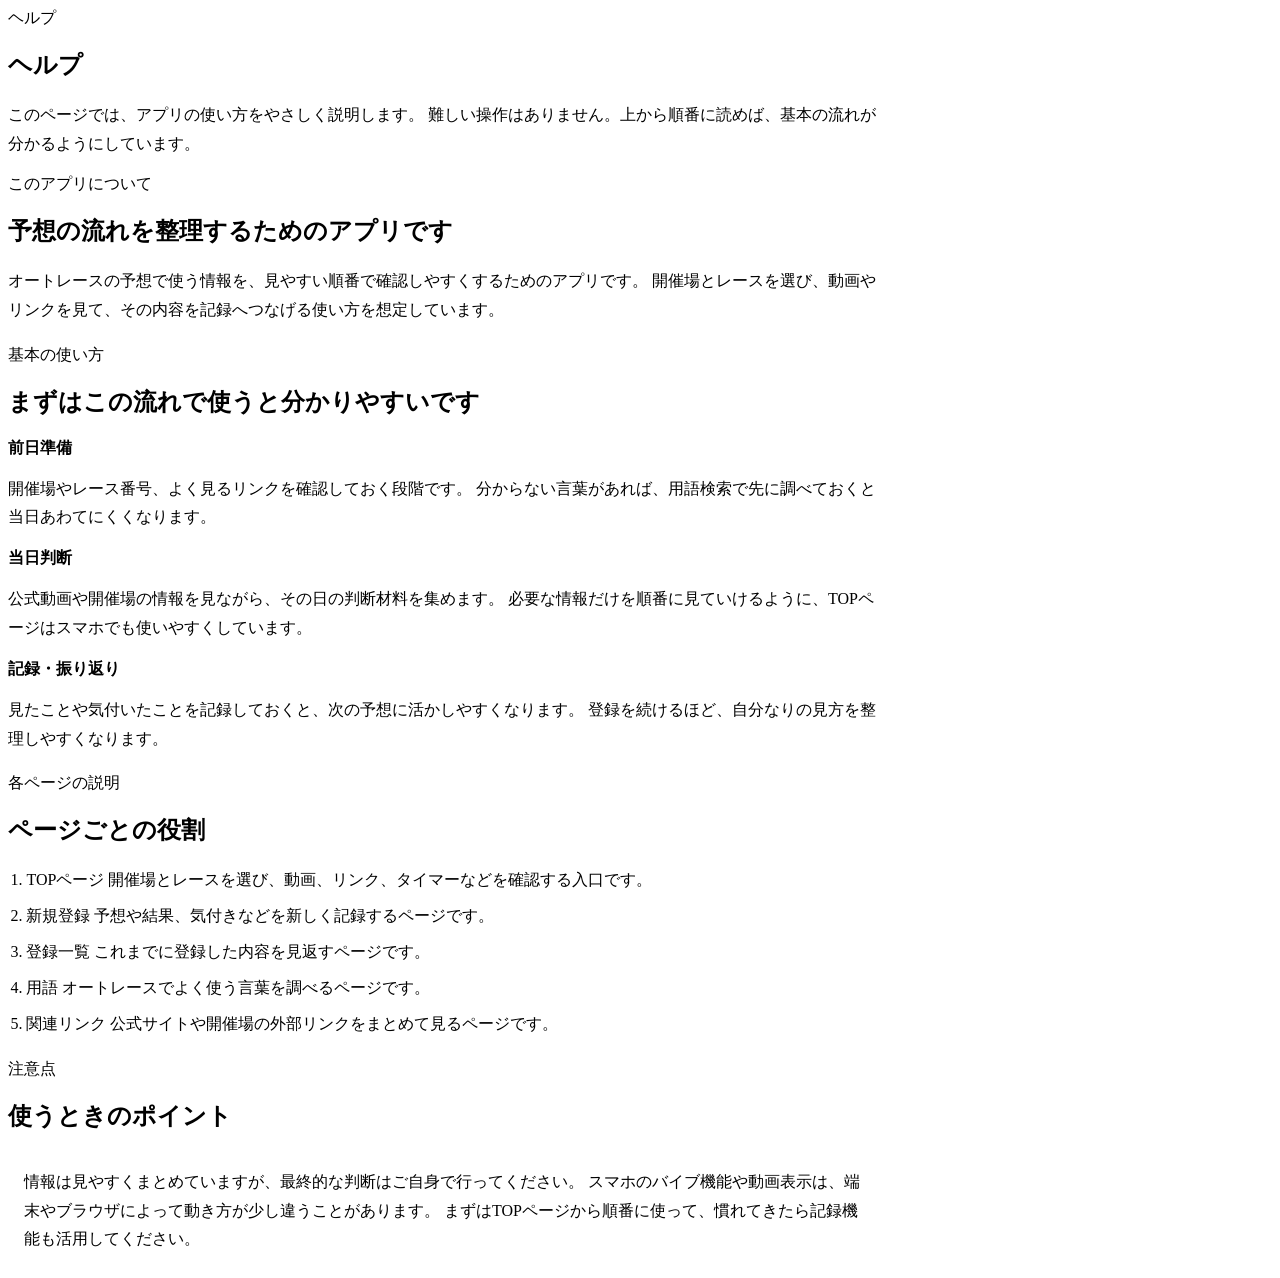
<file: src/main/resources/templates/help/index.html>
<!DOCTYPE html>
<html lang="ja" xmlns:th="http://www.thymeleaf.org">
<head>
    <th:block th:replace="~{layout/base :: commonHead('ヘルプ | オートレース予想補助アプリ')}"></th:block>
    <style>
        .help-page {
            max-width: 880px;
        }

        .help-lead {
            color: var(--sub);
            line-height: 1.8;
            font-size: 1rem;
        }

        .help-section + .help-section {
            margin-top: 1.25rem;
        }

        .help-list {
            margin: 0;
            padding-left: 1.15rem;
            color: var(--main);
            line-height: 1.8;
        }

        .help-list li + li {
            margin-top: 0.45rem;
        }

        .help-mini-title {
            font-size: 1rem;
            font-weight: 700;
            color: var(--deep);
            margin-bottom: 0.45rem;
        }

        .help-note {
            border-radius: 1rem;
            border: 1px solid var(--card);
            background: var(--soft-surface);
            padding: 1rem;
            color: var(--sub);
            line-height: 1.8;
        }

        @media (max-width: 575.98px) {
            .help-page {
                padding-inline: 0;
            }
        }
    </style>
</head>
<body>
    <div class="app-shell d-flex flex-column">
        <div th:replace="~{layout/header :: siteHeader}"></div>

        <main class="container py-4 py-md-5 flex-grow-1">
            <div class="help-page mx-auto">
                <section class="page-card p-4 p-md-5 mb-4">
                    <span class="section-badge mb-2">ヘルプ</span>
                    <h1 class="section-title mb-3">ヘルプ</h1>
                    <p class="help-lead mb-0">
                        このページでは、アプリの使い方をやさしく説明します。
                        難しい操作はありません。上から順番に読めば、基本の流れが分かるようにしています。
                    </p>
                </section>

                <section class="page-card p-4 p-md-5 mb-4 help-section">
                    <span class="section-badge mb-2">このアプリについて</span>
                    <h2 class="section-title mb-3">予想の流れを整理するためのアプリです</h2>
                    <p class="help-lead mb-0">
                        オートレースの予想で使う情報を、見やすい順番で確認しやすくするためのアプリです。
                        開催場とレースを選び、動画やリンクを見て、その内容を記録へつなげる使い方を想定しています。
                    </p>
                </section>

                <section class="page-card p-4 p-md-5 mb-4 help-section">
                    <span class="section-badge mb-2">基本の使い方</span>
                    <h2 class="section-title mb-4">まずはこの流れで使うと分かりやすいです</h2>

                    <div class="mb-4">
                        <div class="help-mini-title">前日準備</div>
                        <p class="help-lead mb-0">
                            開催場やレース番号、よく見るリンクを確認しておく段階です。
                            分からない言葉があれば、用語検索で先に調べておくと当日あわてにくくなります。
                        </p>
                    </div>

                    <div class="mb-4">
                        <div class="help-mini-title">当日判断</div>
                        <p class="help-lead mb-0">
                            公式動画や開催場の情報を見ながら、その日の判断材料を集めます。
                            必要な情報だけを順番に見ていけるように、TOPページはスマホでも使いやすくしています。
                        </p>
                    </div>

                    <div>
                        <div class="help-mini-title">記録・振り返り</div>
                        <p class="help-lead mb-0">
                            見たことや気付いたことを記録しておくと、次の予想に活かしやすくなります。
                            登録を続けるほど、自分なりの見方を整理しやすくなります。
                        </p>
                    </div>
                </section>

                <section class="page-card p-4 p-md-5 mb-4 help-section">
                    <span class="section-badge mb-2">各ページの説明</span>
                    <h2 class="section-title mb-3">ページごとの役割</h2>
                    <ol class="help-list">
                        <li>TOPページ
                            開催場とレースを選び、動画、リンク、タイマーなどを確認する入口です。</li>
                        <li>新規登録
                            予想や結果、気付きなどを新しく記録するページです。</li>
                        <li>登録一覧
                            これまでに登録した内容を見返すページです。</li>
                        <li>用語
                            オートレースでよく使う言葉を調べるページです。</li>
                        <li>関連リンク
                            公式サイトや開催場の外部リンクをまとめて見るページです。</li>
                    </ol>
                </section>

                <section class="page-card p-4 p-md-5 help-section">
                    <span class="section-badge mb-2">注意点</span>
                    <h2 class="section-title mb-3">使うときのポイント</h2>
                    <div class="help-note">
                        情報は見やすくまとめていますが、最終的な判断はご自身で行ってください。
                        スマホのバイブ機能や動画表示は、端末やブラウザによって動き方が少し違うことがあります。
                        まずはTOPページから順番に使って、慣れてきたら記録機能も活用してください。
                    </div>
                </section>
            </div>
        </main>

        <div th:replace="~{layout/floating-timer :: floatingTimer}"></div>
        <div th:replace="~{layout/floating-memo :: floatingMemo}"></div>
    </div>

    <th:block th:replace="~{layout/base :: commonScripts}"></th:block>
</body>
</html>
</file>
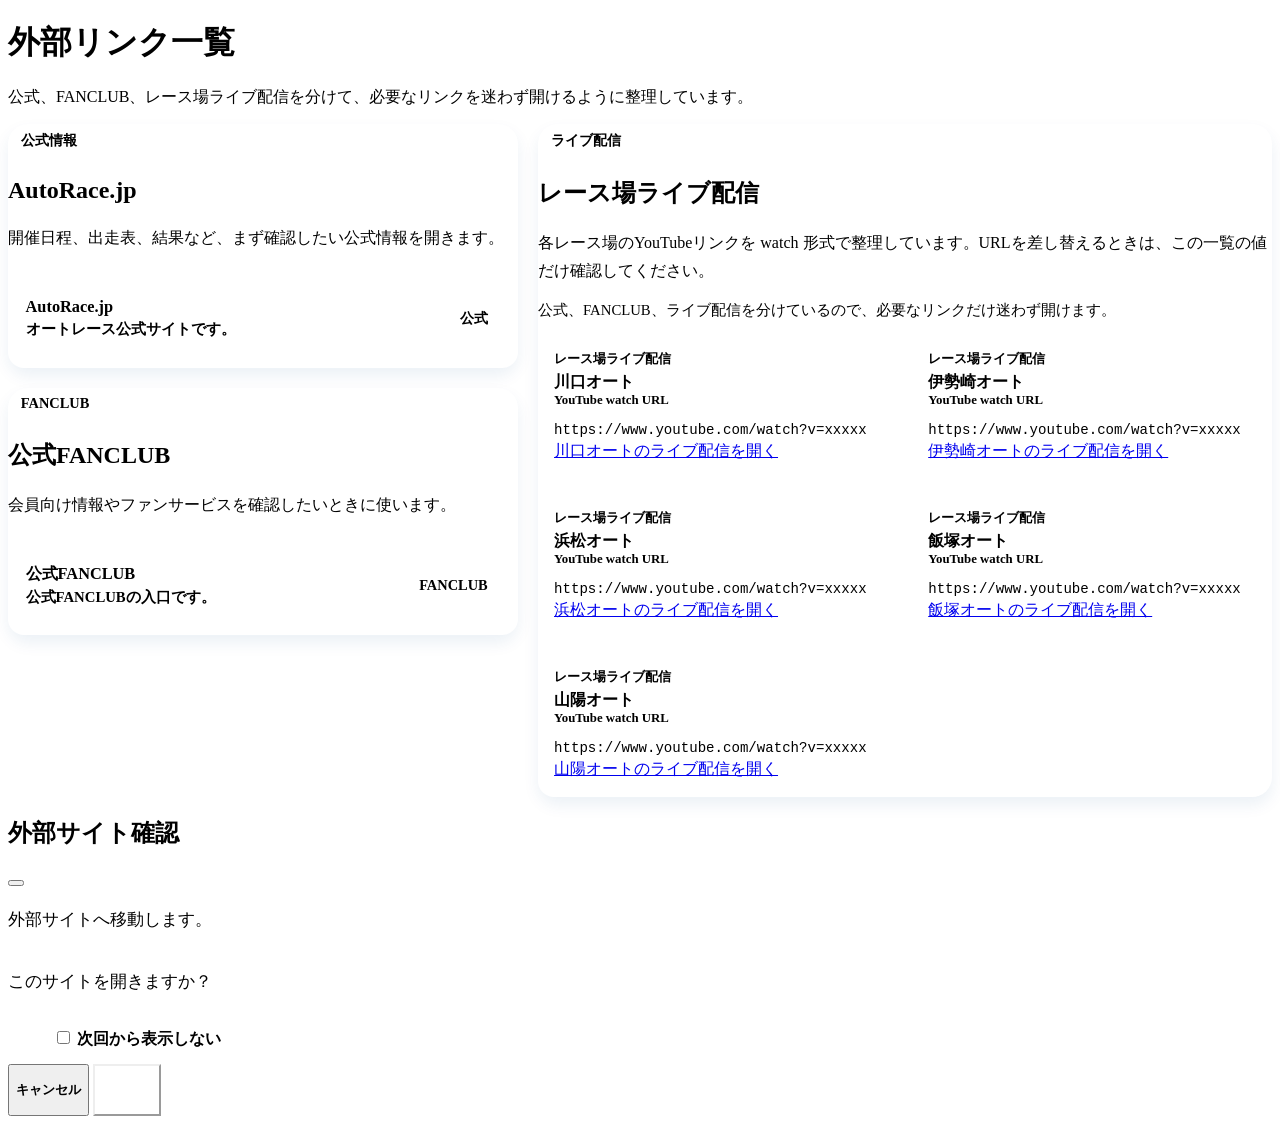
<file: src/main/resources/templates/links/index.html>
﻿<!DOCTYPE html>
<html lang="ja" xmlns:th="http://www.thymeleaf.org">
<head>
    <th:block th:replace="~{layout/base :: commonHead('外部リンク一覧 | オートレース予想補助アプリ')}"></th:block>
    <style>
        body {
            --main-color: var(--brand-strong);
            --accent-color: var(--deep);
            --border-color: color-mix(in srgb, var(--main-color) 30%, white);
            --surface-tint: color-mix(in srgb, var(--main-color) 12%, white);
            --main-color-text: #ffffff;
        }

        .page-card {
            border: 1px solid var(--card);
            border-radius: 1.25rem;
            box-shadow: 0 0.5rem 1rem rgba(13, 79, 139, 0.08);
            background: #ffffff;
        }

        .section-note {
            color: var(--sub);
            line-height: 1.75;
        }

        .official-link-card,
        .venue-select-btn,
        .social-link-btn,
        .top-link-btn {
            border-radius: 1rem;
            font-weight: 700;
        }

        .page-card,
        .official-link-card,
        .venue-summary-card,
        .detail-tile,
        .venue-link-section,
        .live-link-item {
            border-color: var(--border-color);
        }

        .official-link-card {
            display: flex;
            align-items: center;
            justify-content: space-between;
            gap: 0.75rem;
            padding: 1rem 1.1rem;
            border: 1px solid var(--card);
            background: #ffffff;
            color: var(--deep);
            text-decoration: none;
            min-height: 4.25rem;
        }

        .official-link-card:hover {
            border-color: color-mix(in srgb, var(--main-color) 70%, white);
            background: var(--surface-tint);
            color: var(--deep);
        }

        .external-confirm-message {
            color: var(--deep);
            font-size: 1.08rem;
            line-height: 1.8;
        }

        .external-confirm-check {
            border: 1px solid var(--border-color);
            border-radius: 0.9rem;
            background: var(--surface-tint);
            padding: 0.85rem 1rem 0.85rem 2.8rem;
            font-size: 1rem;
            font-weight: 700;
        }

        .external-confirm-modal .modal-footer {
            gap: 0.75rem;
        }

        .external-confirm-modal .modal-footer .btn {
            min-height: 3.25rem;
            font-weight: 700;
        }

        .official-link-text {
            display: grid;
            gap: 0.2rem;
        }

        .official-link-title {
            font-size: 1.02rem;
            font-weight: 700;
        }

        .official-link-note {
            font-size: 0.92rem;
            color: var(--sub);
        }

        .venue-select-grid {
            display: grid;
            gap: 0.75rem;
        }

        .venue-select-btn {
            padding: 1rem 1rem;
            font-size: 1.02rem;
            text-align: left;
            min-height: 3.6rem;
        }

        .venue-summary-card {
            border-radius: 1.1rem;
            background: color-mix(in srgb, var(--surface-tint) 70%, white);
        }

        .top-link-btn {
            display: inline-flex;
            align-items: center;
            justify-content: center;
            gap: 0.6rem;
            width: 100%;
            min-height: 3.6rem;
            padding: 1rem 1.1rem;
            text-decoration: none;
        }

        .social-link-btn {
            display: flex;
            align-items: center;
            justify-content: center;
            padding: 1rem 1.1rem;
            font-size: 1rem;
            min-height: 4rem;
        }

        .youtube-btn {
            background: #ff0000;
            border-color: #ff0000;
            color: #ffffff;
        }

        .youtube-btn:hover {
            background: #d90000;
            border-color: #d90000;
            color: #ffffff;
        }

        .instagram-btn {
            background: linear-gradient(135deg, #f58529, #dd2a7b, #8134af, #515bd4);
            border: none;
            color: #ffffff;
        }

        .instagram-btn:hover {
            color: #ffffff;
            opacity: 0.92;
        }

        .facebook-btn {
            background: #1877f2;
            border-color: #1877f2;
            color: #ffffff;
        }

        .facebook-btn:hover {
            background: #1266d1;
            border-color: #1266d1;
            color: #ffffff;
        }

        .mini-badge {
            display: inline-block;
            padding: 0.45rem 0.8rem;
            border-radius: 999px;
            background: var(--surface-tint);
            color: var(--accent-color);
            font-size: 0.9rem;
            font-weight: 700;
        }

        .detail-tile {
            border-radius: 1rem;
            background: #ffffff;
        }

        .venue-link-section {
            border-radius: 1.1rem;
            background: #ffffff;
        }

        .live-link-section {
            background: linear-gradient(180deg, color-mix(in srgb, var(--surface-tint) 85%, white), #ffffff);
        }

        .venue-link-section-title {
            font-size: 1rem;
            font-weight: 700;
            color: var(--accent-color);
        }

        .live-link-list {
            display: grid;
            gap: 0.9rem;
        }

        .live-link-item {
            border: 1px solid var(--card);
            border-radius: 1rem;
            background: #ffffff;
            padding: 1rem 1rem 1.05rem;
        }

        .live-link-row {
            display: grid;
            gap: 0.25rem;
        }

        .live-link-caption {
            font-size: 0.8rem;
            font-weight: 700;
            color: var(--sub);
        }

        .live-link-label {
            font-size: 1rem;
            font-weight: 700;
            color: var(--accent-color);
        }

        .live-link-url {
            display: block;
            margin-top: 0.45rem;
            color: var(--sub);
            font-size: 0.88rem;
            line-height: 1.6;
            word-break: break-all;
        }

        .live-link-btn {
            margin-top: 0.8rem;
            min-height: 3.6rem;
            justify-content: center;
        }

        .live-link-section-note {
            font-size: 0.92rem;
            color: var(--sub);
        }

        .link-page-grid {
            display: grid;
            grid-template-columns: minmax(18rem, 0.82fr) minmax(0, 1.18fr);
            gap: 1.25rem;
            align-items: start;
        }

        .link-section-stack {
            display: grid;
            gap: 1.25rem;
        }

        body .btn-primary {
            background-color: var(--main-color) !important;
            border-color: color-mix(in srgb, var(--main-color) 82%, black) !important;
            color: var(--main-color-text) !important;
        }

        body .btn-primary:hover,
        body .btn-primary:focus {
            background-color: color-mix(in srgb, var(--main-color) 88%, black) !important;
            border-color: color-mix(in srgb, var(--main-color) 78%, black) !important;
            color: var(--main-color-text) !important;
        }

        body .btn-outline-primary {
            color: var(--accent-color) !important;
            border-color: var(--border-color) !important;
        }

        body .btn-outline-primary:hover,
        body .btn-outline-primary:focus {
            background-color: var(--surface-tint) !important;
            color: var(--accent-color) !important;
            border-color: color-mix(in srgb, var(--main-color) 70%, white) !important;
        }

        @media (max-width: 991.98px) {
            .social-link-btn,
            .top-link-btn,
            .venue-select-btn,
            .live-link-btn {
                min-height: 3.8rem;
            }

            .link-page-grid {
                grid-template-columns: 1fr;
            }

            .external-confirm-modal .modal-dialog {
                margin: 1rem;
            }

            .external-confirm-modal .modal-footer {
                display: grid;
                grid-template-columns: 1fr;
            }

            .external-confirm-modal .modal-footer .btn {
                width: 100%;
                margin: 0;
            }
        }

        @media (min-width: 768px) {
            .live-link-list {
                grid-template-columns: repeat(2, minmax(0, 1fr));
            }

        }
    </style>
</head>
<body th:classappend="${selectedVenue == '川口'} ? ' theme-kawaguchi' : (${selectedVenue == '伊勢崎'} ? ' theme-isesaki' : (${selectedVenue == '浜松'} ? ' theme-hamamatsu' : (${selectedVenue == '飯塚'} ? ' theme-iizuka' : (${selectedVenue == '山陽'} ? ' theme-sanyo' : ''))))" th:attr="data-selected-venue=${selectedVenue}">
    <div class="app-shell d-flex flex-column">
        <div th:replace="~{layout/header :: siteHeader}"></div>
        <main class="container py-4 py-md-5 flex-grow-1">
            <div class="d-flex flex-column flex-lg-row justify-content-between align-items-lg-center gap-3 mb-4">
                <div>
                    <h1 class="h2 fw-bold mb-2">外部リンク一覧</h1>
                    <p class="text-secondary mb-0">公式、FANCLUB、レース場ライブ配信を分けて、必要なリンクを迷わず開けるように整理しています。</p>
                </div>
            </div>

            <div class="link-page-grid">
                <div class="link-section-stack">
                    <section class="page-card p-4">
                        <span class="mini-badge mb-2">公式情報</span>
                        <h2 class="h4 fw-bold mb-2">AutoRace.jp</h2>
                        <p class="section-note mb-3">開催日程、出走表、結果など、まず確認したい公式情報を開きます。</p>
                        <a th:if="${officialRelatedLinks.size() > 0}" th:href="${officialRelatedLinks[0].url}" target="_blank" rel="noopener noreferrer" class="official-link-card" data-external-confirm-link data-external-confirm-storage-key="autorace:external-link-confirm-skip:autorace-jp">
                            <span class="official-link-text">
                                <span class="official-link-title" th:text="${officialRelatedLinks[0].siteName}">AutoRace.jp</span>
                                <span class="official-link-note" th:text="${officialRelatedLinks[0].note}">オートレース公式サイトです。</span>
                            </span>
                            <span class="mini-badge">公式</span>
                        </a>
                    </section>

                    <section class="page-card p-4">
                        <span class="mini-badge mb-2">FANCLUB</span>
                        <h2 class="h4 fw-bold mb-2">公式FANCLUB</h2>
                        <p class="section-note mb-3">会員向け情報やファンサービスを確認したいときに使います。</p>
                        <a th:if="${officialRelatedLinks.size() > 1}" th:href="${officialRelatedLinks[1].url}" target="_blank" rel="noopener noreferrer" class="official-link-card" data-external-confirm-link data-external-confirm-storage-key="autorace:external-link-confirm-skip:official-fanclub">
                            <span class="official-link-text">
                                <span class="official-link-title" th:text="${officialRelatedLinks[1].siteName}">公式FANCLUB</span>
                                <span class="official-link-note" th:text="${officialRelatedLinks[1].note}">公式FANCLUBの入口です。</span>
                            </span>
                            <span class="mini-badge">FANCLUB</span>
                        </a>
                    </section>

                </div>

                <section class="page-card p-4 p-md-5 live-link-section">
                    <span class="mini-badge mb-2">ライブ配信</span>
                    <h2 class="h4 fw-bold mb-2">レース場ライブ配信</h2>
                    <p class="section-note mb-2">各レース場のYouTubeリンクを watch 形式で整理しています。URLを差し替えるときは、この一覧の値だけ確認してください。</p>
                    <p class="live-link-section-note mb-4">公式、FANCLUB、ライブ配信を分けているので、必要なリンクだけ迷わず開けます。</p>

                    <div class="live-link-list" data-youtube-watch-list>
                        <div class="live-link-item" data-race-place="kawaguchi" data-venue-name="川口オート" data-youtube-watch-url="https://www.youtube.com/watch?v=xxxxx">
                            <div class="live-link-row">
                                <div class="live-link-caption">レース場ライブ配信</div>
                                <div class="live-link-label">川口オート</div>
                            </div>
                            <div class="live-link-row mt-2">
                                <div class="live-link-caption">YouTube watch URL</div>
                                <code class="live-link-url">https://www.youtube.com/watch?v=xxxxx</code>
                            </div>
                            <a href="https://www.youtube.com/watch?v=xxxxx" target="_blank" rel="noopener noreferrer" class="btn btn-danger btn-lg w-100 live-link-btn" data-live-youtube-link>川口オートのライブ配信を開く</a>
                        </div>

                        <div class="live-link-item" data-race-place="isesaki" data-venue-name="伊勢崎オート" data-youtube-watch-url="https://www.youtube.com/watch?v=xxxxx">
                            <div class="live-link-row">
                                <div class="live-link-caption">レース場ライブ配信</div>
                                <div class="live-link-label">伊勢崎オート</div>
                            </div>
                            <div class="live-link-row mt-2">
                                <div class="live-link-caption">YouTube watch URL</div>
                                <code class="live-link-url">https://www.youtube.com/watch?v=xxxxx</code>
                            </div>
                            <a href="https://www.youtube.com/watch?v=xxxxx" target="_blank" rel="noopener noreferrer" class="btn btn-danger btn-lg w-100 live-link-btn" data-live-youtube-link>伊勢崎オートのライブ配信を開く</a>
                        </div>

                        <div class="live-link-item" data-race-place="hamamatsu" data-venue-name="浜松オート" data-youtube-watch-url="https://www.youtube.com/watch?v=xxxxx">
                            <div class="live-link-row">
                                <div class="live-link-caption">レース場ライブ配信</div>
                                <div class="live-link-label">浜松オート</div>
                            </div>
                            <div class="live-link-row mt-2">
                                <div class="live-link-caption">YouTube watch URL</div>
                                <code class="live-link-url">https://www.youtube.com/watch?v=xxxxx</code>
                            </div>
                            <a href="https://www.youtube.com/watch?v=xxxxx" target="_blank" rel="noopener noreferrer" class="btn btn-danger btn-lg w-100 live-link-btn" data-live-youtube-link>浜松オートのライブ配信を開く</a>
                        </div>

                        <div class="live-link-item" data-race-place="iizuka" data-venue-name="飯塚オート" data-youtube-watch-url="https://www.youtube.com/watch?v=xxxxx">
                            <div class="live-link-row">
                                <div class="live-link-caption">レース場ライブ配信</div>
                                <div class="live-link-label">飯塚オート</div>
                            </div>
                            <div class="live-link-row mt-2">
                                <div class="live-link-caption">YouTube watch URL</div>
                                <code class="live-link-url">https://www.youtube.com/watch?v=xxxxx</code>
                            </div>
                            <a href="https://www.youtube.com/watch?v=xxxxx" target="_blank" rel="noopener noreferrer" class="btn btn-danger btn-lg w-100 live-link-btn" data-live-youtube-link>飯塚オートのライブ配信を開く</a>
                        </div>

                        <div class="live-link-item" data-race-place="sanyo" data-venue-name="山陽オート" data-youtube-watch-url="https://www.youtube.com/watch?v=xxxxx">
                            <div class="live-link-row">
                                <div class="live-link-caption">レース場ライブ配信</div>
                                <div class="live-link-label">山陽オート</div>
                            </div>
                            <div class="live-link-row mt-2">
                                <div class="live-link-caption">YouTube watch URL</div>
                                <code class="live-link-url">https://www.youtube.com/watch?v=xxxxx</code>
                            </div>
                            <a href="https://www.youtube.com/watch?v=xxxxx" target="_blank" rel="noopener noreferrer" class="btn btn-danger btn-lg w-100 live-link-btn" data-live-youtube-link>山陽オートのライブ配信を開く</a>
                        </div>
                    </div>
                </section>
            </div>
        </main>
        <div th:replace="~{layout/footer :: siteFooter}"></div>
        <div th:replace="~{layout/floating-timer :: floatingTimer}"></div>
        <div th:replace="~{layout/floating-memo :: floatingMemo}"></div>
    </div>
    <div class="modal fade external-confirm-modal" id="externalLinkConfirmModal" tabindex="-1" aria-labelledby="externalLinkConfirmTitle" aria-hidden="true">
        <div class="modal-dialog modal-dialog-centered">
            <div class="modal-content">
                <div class="modal-header">
                    <h2 class="modal-title h5 fw-bold" id="externalLinkConfirmTitle">外部サイト確認</h2>
                    <button type="button" class="btn-close" data-bs-dismiss="modal" aria-label="閉じる"></button>
                </div>
                <div class="modal-body">
                    <p class="external-confirm-message mb-3">外部サイトへ移動します。<br><br>このサイトを開きますか？</p>
                    <div class="form-check external-confirm-check mb-0">
                        <input class="form-check-input" type="checkbox" id="externalLinkConfirmSkip">
                        <label class="form-check-label" for="externalLinkConfirmSkip">次回から表示しない</label>
                    </div>
                </div>
                <div class="modal-footer">
                    <button type="button" class="btn btn-outline-secondary btn-lg" data-bs-dismiss="modal">キャンセル</button>
                    <button type="button" class="btn btn-primary btn-lg" id="externalLinkConfirmMove">移動する</button>
                </div>
            </div>
        </div>
    </div>
    <th:block th:replace="~{layout/base :: commonScripts}"></th:block>
    <script>
        document.addEventListener("DOMContentLoaded", function () {
            const defaultExternalConfirmStorageKey = "autorace:external-link-confirm-skip";

            function getExternalConfirmStorageKey(link) {
                if (!link || !link.dataset) {
                    return defaultExternalConfirmStorageKey;
                }

                return link.dataset.externalConfirmStorageKey || defaultExternalConfirmStorageKey;
            }

            function isExternalConfirmSkipped(storageKey) {
                try {
                    return window.localStorage.getItem(storageKey) === "true";
                } catch (error) {
                    return false;
                }
            }

            function saveExternalConfirmSkip(storageKey) {
                try {
                    window.localStorage.setItem(storageKey, "true");
                } catch (error) {
                    return;
                }
            }

            function openExternalLink(url, target) {
                if (!url) {
                    return;
                }

                if (target === "_blank") {
                    const temporaryLink = document.createElement("a");
                    temporaryLink.href = url;
                    temporaryLink.target = "_blank";
                    temporaryLink.rel = "noopener noreferrer";
                    document.body.appendChild(temporaryLink);
                    temporaryLink.click();
                    temporaryLink.remove();
                    return;
                }

                window.location.href = url;
            }

            function initializeExternalLinkConfirm() {
                const externalLinks = document.querySelectorAll("[data-external-confirm-link]");
                const modalElement = document.getElementById("externalLinkConfirmModal");
                const skipCheckbox = document.getElementById("externalLinkConfirmSkip");
                const moveButton = document.getElementById("externalLinkConfirmMove");

                if (!externalLinks.length || !modalElement || !skipCheckbox || !moveButton) {
                    return;
                }

                const confirmModal = window.bootstrap && window.bootstrap.Modal
                    ? window.bootstrap.Modal.getOrCreateInstance(modalElement)
                    : null;
                let pendingLink = null;

                function clearPendingLink() {
                    pendingLink = null;
                    skipCheckbox.checked = false;
                }

                externalLinks.forEach(function (link) {
                    if (!link) {
                        return;
                    }

                    link.addEventListener("click", function (event) {
                        const url = link.getAttribute("href");
                        const storageKey = getExternalConfirmStorageKey(link);

                        if (!url || isExternalConfirmSkipped(storageKey)) {
                            return;
                        }

                        event.preventDefault();
                        pendingLink = {
                            url: url,
                            target: link.getAttribute("target") || "_self",
                            storageKey: storageKey
                        };
                        skipCheckbox.checked = false;

                        if (confirmModal) {
                            confirmModal.show();
                            return;
                        }

                        if (window.confirm("外部サイトへ移動します。\n\nこのサイトを開きますか？")) {
                            openExternalLink(pendingLink.url, pendingLink.target);
                        }
                        clearPendingLink();
                    });
                });

                moveButton.addEventListener("click", function () {
                    if (!pendingLink) {
                        return;
                    }

                    const linkToOpen = pendingLink;

                    if (skipCheckbox.checked) {
                        saveExternalConfirmSkip(linkToOpen.storageKey);
                    }

                    clearPendingLink();

                    if (confirmModal) {
                        confirmModal.hide();
                    }

                    openExternalLink(linkToOpen.url, linkToOpen.target);
                });

                modalElement.addEventListener("hidden.bs.modal", function () {
                    clearPendingLink();
                });
            }

            initializeExternalLinkConfirm();

            const liveLinks = document.querySelectorAll("[data-live-youtube-link]");

            liveLinks.forEach(function (link) {
                if (!link) {
                    return;
                }

                const item = link.closest("[data-youtube-watch-url]");
                const watchUrl = item && item.dataset ? item.dataset.youtubeWatchUrl : "";

                if (watchUrl) {
                    link.setAttribute("href", watchUrl);
                }
            });

        });
    </script>
</body>
</html>
</file>
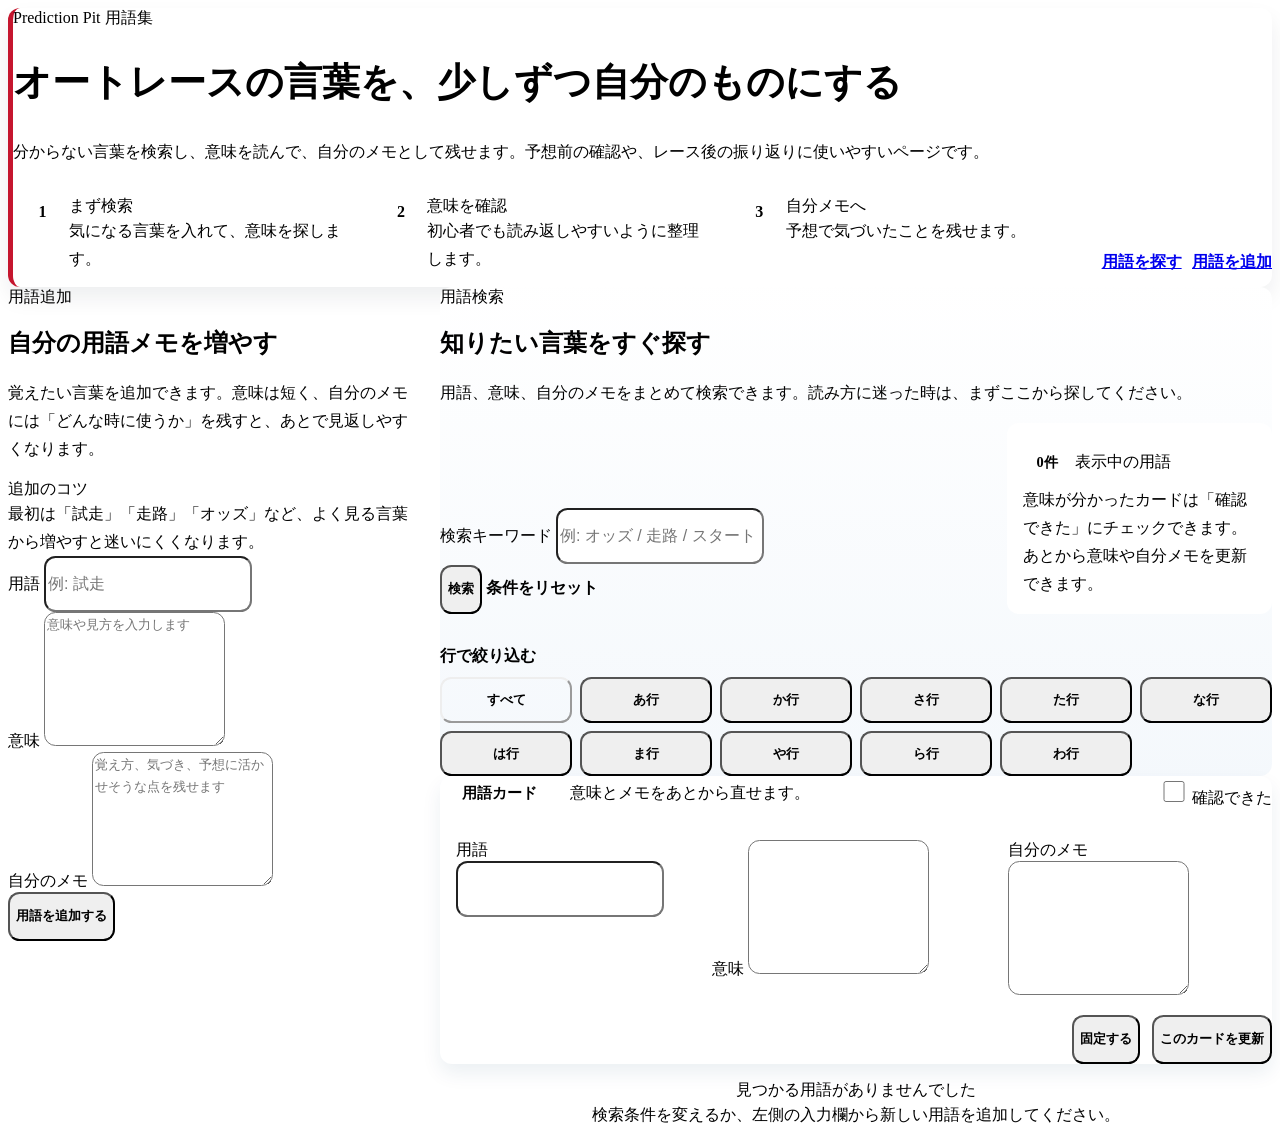
<file: src/main/resources/templates/glossaries/list.html>
﻿<!DOCTYPE html>
<html lang="ja" xmlns:th="http://www.thymeleaf.org">
<head>
    <th:block th:replace="~{layout/base :: commonHead('用語集 | オートレース予想補助アプリ')}"></th:block>
    <style>
        body.glossary-page {
            --glossary-panel-radius: 0.75rem;
            --glossary-control-radius: 0.72rem;
        }

        .glossary-hero {
            border: 1px solid var(--card);
            border-left: 0.32rem solid #c5162e;
            border-radius: var(--glossary-panel-radius);
            background:
                linear-gradient(135deg, #ffffff 0%, color-mix(in srgb, var(--soft-surface) 80%, white) 100%);
            box-shadow: 0 0.7rem 1.4rem rgba(17, 24, 39, 0.07);
        }

        .glossary-title {
            color: var(--deep);
            font-size: clamp(1.75rem, 5vw, 2.35rem);
            line-height: 1.25;
        }

        .glossary-hero-actions {
            display: grid;
            gap: 0.65rem;
        }

        .glossary-hero-actions .btn,
        .glossary-search-actions .btn,
        .glossary-card-actions .btn,
        .glossary-add-submit {
            display: inline-flex;
            align-items: center;
            justify-content: center;
            min-height: 3.05rem;
            border-radius: var(--glossary-control-radius);
            font-weight: 800;
            line-height: 1.25;
        }

        .glossary-quick-guide {
            display: grid;
            gap: 0.65rem;
            margin-top: 1rem;
        }

        .glossary-guide-item {
            display: grid;
            grid-template-columns: auto minmax(0, 1fr);
            gap: 0.65rem;
            align-items: start;
            padding: 0.85rem;
            border: 1px solid color-mix(in srgb, var(--card) 82%, white);
            border-radius: var(--glossary-panel-radius);
            background: rgba(255, 255, 255, 0.86);
        }

        .glossary-guide-number {
            display: inline-flex;
            align-items: center;
            justify-content: center;
            width: 2rem;
            height: 2rem;
            border-radius: 999px;
            background: var(--section-badge-bg);
            color: var(--deep);
            font-weight: 900;
        }

        .glossary-layout {
            display: grid;
            gap: 1.5rem;
        }

        .glossary-list {
            display: grid;
            gap: 1rem;
        }

        .glossary-item {
            border: 1px solid var(--card);
            border-radius: var(--glossary-panel-radius);
            background: #ffffff;
            box-shadow: 0 0.6rem 1.2rem rgba(18, 61, 106, 0.08);
        }

        .glossary-item.is-checked {
            background: #f6fbf7;
            border-color: #a9d0b3;
        }

        .glossary-item-header {
            display: flex;
            flex-wrap: wrap;
            justify-content: space-between;
            align-items: center;
            gap: 0.9rem;
            padding-bottom: 0.9rem;
            border-bottom: 1px solid var(--card);
        }

        .glossary-help {
            color: var(--sub);
            font-size: 1rem;
            line-height: 1.75;
        }

        .glossary-sticky {
            position: sticky;
            top: 1.5rem;
        }

        .glossary-summary,
        .glossary-search-panel {
            border: 1px solid var(--card);
            border-radius: var(--glossary-panel-radius);
            background: var(--soft-surface);
        }

        .glossary-search-panel {
            background: linear-gradient(180deg, rgba(255, 255, 255, 0.98), rgba(244, 248, 252, 0.98));
        }

        .glossary-check {
            width: 1.35rem;
            height: 1.35rem;
        }

        .glossary-meta {
            display: flex;
            flex-wrap: wrap;
            align-items: center;
            gap: 0.75rem;
        }

        .glossary-card-badge {
            display: inline-flex;
            align-items: center;
            justify-content: center;
            min-width: 5.8rem;
            padding: 0.45rem 0.8rem;
            border-radius: 999px;
            background: var(--section-badge-bg);
            color: var(--deep);
            font-size: 0.92rem;
            font-weight: 700;
        }

        .glossary-card-actions {
            display: flex;
            justify-content: flex-end;
            gap: 0.75rem;
        }

        .glossary-card-grid {
            display: grid;
            gap: 1rem;
        }

        .glossary-field-block {
            border: 1px solid var(--card);
            border-radius: var(--glossary-panel-radius);
            background: var(--soft-surface);
            padding: 1rem;
        }

        .glossary-form-control {
            min-height: 3.1rem;
            border-radius: var(--glossary-control-radius);
            font-size: 1rem;
        }

        .glossary-textarea {
            min-height: 8rem;
            border-radius: var(--glossary-control-radius);
            line-height: 1.65;
        }

        .glossary-empty {
            text-align: center;
        }

        .glossary-panel {
            max-width: 34rem;
        }

        .glossary-results-wrap {
            max-width: 56rem;
        }

        .glossary-search-grid {
            display: grid;
            gap: 1rem;
            align-items: end;
        }

        .glossary-search-note {
            border: 1px dashed var(--card);
            border-radius: var(--glossary-panel-radius);
            background: #ffffff;
            padding: 1rem;
        }

        .glossary-count-chip {
            display: inline-flex;
            align-items: center;
            justify-content: center;
            min-height: 2.2rem;
            padding: 0.35rem 0.85rem;
            border-radius: 999px;
            background: var(--section-badge-bg);
            color: var(--deep);
            font-weight: 700;
            font-size: 0.9rem;
        }

        .glossary-kana-filter {
            margin-top: 1rem;
            padding-top: 1rem;
            border-top: 1px solid color-mix(in srgb, var(--card) 76%, white);
        }

        .glossary-kana-title {
            color: var(--deep);
            font-weight: 800;
            margin-bottom: 0.65rem;
        }

        .glossary-kana-buttons {
            display: grid;
            grid-template-columns: repeat(2, minmax(0, 1fr));
            gap: 0.5rem;
        }

        .glossary-kana-button {
            min-height: 2.85rem;
            border-radius: var(--glossary-control-radius);
            font-weight: 800;
        }

        .glossary-kana-button.is-active {
            background: var(--brand-strong) !important;
            border-color: var(--brand-strong) !important;
            color: var(--btn-on-brand) !important;
        }

        .glossary-pin-panel {
            border: 1px solid color-mix(in srgb, #c5162e 18%, var(--card));
            border-left: 0.28rem solid #c5162e;
            border-radius: var(--glossary-panel-radius);
            background:
                linear-gradient(135deg, #ffffff 0%, color-mix(in srgb, var(--soft-surface) 76%, white) 100%);
            box-shadow: 0 0.5rem 1.1rem rgba(17, 24, 39, 0.06);
        }

        .glossary-pin-panel[hidden],
        .glossary-filter-empty[hidden],
        .glossary-pin-alert[hidden] {
            display: none !important;
        }

        .glossary-pin-header {
            display: flex;
            flex-wrap: wrap;
            justify-content: space-between;
            align-items: center;
            gap: 0.75rem;
            margin-bottom: 0.75rem;
        }

        .glossary-pin-list {
            display: grid;
            gap: 0.55rem;
        }

        .glossary-pin-chip {
            display: grid;
            grid-template-columns: minmax(0, 1fr) auto;
            align-items: center;
            gap: 0.5rem;
            padding: 0.65rem 0.75rem;
            border: 1px solid color-mix(in srgb, var(--card) 80%, white);
            border-radius: var(--glossary-control-radius);
            background: rgba(255, 255, 255, 0.92);
        }

        .glossary-pin-term {
            color: var(--deep);
            font-weight: 900;
            overflow-wrap: anywhere;
        }

        .glossary-pin-alert {
            margin-top: 0.65rem;
            color: #8a4d00;
            font-weight: 800;
        }

        @media (min-width: 992px) {
            .glossary-hero {
                display: grid;
                grid-template-columns: minmax(0, 1fr) auto;
                align-items: end;
                gap: 1.5rem;
            }

            .glossary-hero-actions {
                grid-template-columns: repeat(2, minmax(0, auto));
            }

            .glossary-quick-guide {
                grid-template-columns: repeat(3, minmax(0, 1fr));
            }

            .glossary-layout {
                grid-template-columns: minmax(22rem, 25rem) minmax(0, 1fr);
                align-items: start;
                gap: 2rem;
            }

            .glossary-panel {
                width: min(100%, 25rem);
            }

            .glossary-results-wrap {
                width: min(100%, 60rem);
            }

            .glossary-search-grid {
                grid-template-columns: minmax(0, 1.35fr) minmax(16rem, 0.65fr);
            }

            .glossary-card-grid {
                grid-template-columns: minmax(15rem, 0.75fr) minmax(0, 1fr) minmax(0, 1fr);
            }

            .glossary-kana-buttons {
                grid-template-columns: repeat(6, minmax(0, 1fr));
            }
        }

        @media (max-width: 991.98px) {
            .glossary-results-wrap {
                order: 1;
            }

            .glossary-panel {
                order: 2;
            }

            .glossary-sticky {
                position: static;
            }

            .glossary-panel,
            .glossary-results-wrap {
                max-width: none;
                width: 100%;
            }

            .glossary-card-grid {
                grid-template-columns: 1fr;
            }
        }

        @media (max-width: 575.98px) {
            .glossary-item-header,
            .glossary-card-actions {
                align-items: stretch;
                justify-content: stretch;
            }

            .glossary-card-actions {
                display: grid;
            }

            .glossary-meta {
                display: grid;
                gap: 0.5rem;
            }

            .glossary-kana-buttons {
                grid-template-columns: repeat(3, minmax(0, 1fr));
            }

            .glossary-pin-chip {
                grid-template-columns: 1fr;
            }
        }
    </style>
</head>
<body class="glossary-page">
    <div class="app-shell d-flex flex-column">
        <div th:replace="~{layout/header :: siteHeader}"></div>
        <main class="container py-4 py-md-5 flex-grow-1">
            <section class="glossary-hero p-4 p-md-5 mb-4">
                <div>
                    <span class="section-badge mb-2">Prediction Pit 用語集</span>
                    <h1 class="glossary-title fw-bold mb-2">オートレースの言葉を、少しずつ自分のものにする</h1>
                    <p class="glossary-help mb-0">分からない言葉を検索し、意味を読んで、自分のメモとして残せます。予想前の確認や、レース後の振り返りに使いやすいページです。</p>
                    <div class="glossary-quick-guide" aria-label="用語ページの使い方">
                        <div class="glossary-guide-item">
                            <span class="glossary-guide-number">1</span>
                            <div>
                                <div class="fw-bold">まず検索</div>
                                <div class="glossary-help mb-0">気になる言葉を入れて、意味を探します。</div>
                            </div>
                        </div>
                        <div class="glossary-guide-item">
                            <span class="glossary-guide-number">2</span>
                            <div>
                                <div class="fw-bold">意味を確認</div>
                                <div class="glossary-help mb-0">初心者でも読み返しやすいように整理します。</div>
                            </div>
                        </div>
                        <div class="glossary-guide-item">
                            <span class="glossary-guide-number">3</span>
                            <div>
                                <div class="fw-bold">自分メモへ</div>
                                <div class="glossary-help mb-0">予想で気づいたことを残せます。</div>
                            </div>
                        </div>
                    </div>
                </div>
                <div class="glossary-hero-actions">
                    <a href="#glossarySearch" class="btn btn-primary btn-lg px-4">用語を探す</a>
                    <a href="#glossaryAddPanel" class="btn btn-outline-secondary btn-lg px-4">用語を追加</a>
                </div>
            </section>

            <div class="glossary-layout justify-content-center">
                <div class="glossary-panel" id="glossaryAddPanel">
                    <div class="page-card p-4 p-md-5 glossary-sticky">
                        <span class="section-badge mb-2">用語追加</span>
                        <h2 class="section-title mb-2">自分の用語メモを増やす</h2>
                        <p class="glossary-help mb-4">覚えたい言葉を追加できます。意味は短く、自分のメモには「どんな時に使うか」を残すと、あとで見返しやすくなります。</p>

                        <div class="glossary-summary p-3 mb-4">
                            <div class="fw-semibold mb-2">追加のコツ</div>
                            <div class="glossary-help mb-0">最初は「試走」「走路」「オッズ」など、よく見る言葉から増やすと迷いにくくなります。</div>
                        </div>

                        <form th:action="@{/glossaries}" method="post" th:object="${newTerm}" class="vstack gap-3">
                            <div>
                                <label for="term" class="form-label fw-semibold">用語</label>
                                <input id="term" th:field="*{term}" class="form-control form-control-lg glossary-form-control" placeholder="例: 試走">
                            </div>
                            <div>
                                <label for="meaning" class="form-label fw-semibold">意味</label>
                                <textarea id="meaning" th:field="*{meaning}" class="form-control glossary-textarea" rows="4" placeholder="意味や見方を入力します"></textarea>
                            </div>
                            <div>
                                <label for="memo" class="form-label fw-semibold">自分のメモ</label>
                                <textarea id="memo" th:field="*{memo}" class="form-control glossary-textarea" rows="4" placeholder="覚え方、気づき、予想に活かせそうな点を残せます"></textarea>
                            </div>
                            <button type="submit" class="btn btn-primary btn-lg glossary-add-submit">用語を追加する</button>
                        </form>
                    </div>
                </div>

                <div class="glossary-results-wrap">
                    <section id="glossarySearch" class="page-card p-4 p-md-5 mb-4 glossary-search-panel">
                        <span class="section-badge mb-2">用語検索</span>
                        <h2 class="section-title mb-2">知りたい言葉をすぐ探す</h2>
                        <p class="glossary-help mb-4">用語、意味、自分のメモをまとめて検索できます。読み方に迷った時は、まずここから探してください。</p>
                        <div class="glossary-search-grid">
                            <form th:action="@{/glossaries}" method="get" class="row g-3 align-items-end">
                                <div class="col-12">
                                    <label for="q" class="form-label fw-semibold">検索キーワード</label>
                                    <input id="q" type="text" name="q" th:value="${query}" class="form-control form-control-lg glossary-form-control" placeholder="例: オッズ / 走路 / スタート">
                                </div>
                                <div class="col-12 d-flex flex-column flex-sm-row gap-2 glossary-search-actions">
                                    <button type="submit" class="btn btn-outline-primary btn-lg">検索</button>
                                    <a th:href="@{/glossaries}" class="btn btn-outline-secondary btn-lg">条件をリセット</a>
                                </div>
                            </form>
                            <div class="glossary-search-note">
                                <div class="d-flex flex-wrap align-items-center gap-2 mb-2">
                                    <span class="glossary-count-chip" data-glossary-count th:text="${#lists.size(terms)} + '件'">0件</span>
                                    <span class="fw-semibold">表示中の用語</span>
                                </div>
                                <div class="glossary-help mb-0">意味が分かったカードは「確認できた」にチェックできます。あとから意味や自分メモを更新できます。</div>
                            </div>
                        </div>
                        <div class="glossary-kana-filter" data-glossary-kana-filter>
                            <div class="glossary-kana-title">行で絞り込む</div>
                            <div class="glossary-kana-buttons" role="group" aria-label="用語の行検索">
                                <button type="button" class="btn btn-outline-secondary glossary-kana-button is-active" data-kana-row="all">すべて</button>
                                <button type="button" class="btn btn-outline-secondary glossary-kana-button" data-kana-row="a">あ行</button>
                                <button type="button" class="btn btn-outline-secondary glossary-kana-button" data-kana-row="k">か行</button>
                                <button type="button" class="btn btn-outline-secondary glossary-kana-button" data-kana-row="s">さ行</button>
                                <button type="button" class="btn btn-outline-secondary glossary-kana-button" data-kana-row="t">た行</button>
                                <button type="button" class="btn btn-outline-secondary glossary-kana-button" data-kana-row="n">な行</button>
                                <button type="button" class="btn btn-outline-secondary glossary-kana-button" data-kana-row="h">は行</button>
                                <button type="button" class="btn btn-outline-secondary glossary-kana-button" data-kana-row="m">ま行</button>
                                <button type="button" class="btn btn-outline-secondary glossary-kana-button" data-kana-row="y">や行</button>
                                <button type="button" class="btn btn-outline-secondary glossary-kana-button" data-kana-row="r">ら行</button>
                                <button type="button" class="btn btn-outline-secondary glossary-kana-button" data-kana-row="w">わ行</button>
                            </div>
                        </div>
                    </section>

                    <section class="glossary-pin-panel p-3 p-md-4 mb-4" data-glossary-pin-panel hidden>
                        <div class="glossary-pin-header">
                            <div>
                                <div class="fw-bold">固定用語</div>
                                <div class="glossary-help mb-0">よく見る言葉を5つまで上に置けます。</div>
                            </div>
                            <span class="glossary-count-chip" data-glossary-pin-count>0/5</span>
                        </div>
                        <div class="glossary-pin-list" data-glossary-pin-list></div>
                        <div class="glossary-pin-alert" data-glossary-pin-alert role="status" aria-live="polite" hidden>固定できる用語は5つまでです</div>
                    </section>

                    <section class="glossary-list" data-glossary-list>
                        <article th:each="term : ${terms}" class="glossary-item p-4" th:classappend="${term.checked} ? ' is-checked' : ''" th:attr="data-term-id=${term.id}">
                            <form th:action="@{/glossaries/{id}(id=${term.id})}" method="post" class="vstack gap-3">
                                <input type="hidden" name="q" th:value="${query}">

                                <div class="glossary-item-header">
                                    <div class="glossary-meta">
                                        <span class="glossary-card-badge">用語カード</span>
                                        <span class="text-secondary">意味とメモをあとから直せます。</span>
                                    </div>
                                    <div class="form-check fs-5 mb-0">
                                        <input class="form-check-input glossary-check" type="checkbox" name="checked" value="true" th:checked="${term.checked}" th:id="${'checked-' + term.id}">
                                        <label class="form-check-label fw-semibold" th:for="${'checked-' + term.id}">確認できた</label>
                                    </div>
                                </div>

                                <div class="glossary-card-grid">
                                    <div class="glossary-field-block">
                                        <label class="form-label fw-semibold" th:for="${'term-' + term.id}">用語</label>
                                        <input class="form-control form-control-lg glossary-form-control" type="text" name="term" th:id="${'term-' + term.id}" th:value="${term.term}">
                                    </div>

                                    <div class="glossary-field-block">
                                        <label class="form-label fw-semibold" th:for="${'meaning-' + term.id}">意味</label>
                                        <textarea class="form-control glossary-textarea" name="meaning" rows="4" th:id="${'meaning-' + term.id}" th:text="${term.meaning}"></textarea>
                                    </div>

                                    <div class="glossary-field-block">
                                        <label class="form-label fw-semibold" th:for="${'memo-' + term.id}">自分のメモ</label>
                                        <textarea class="form-control glossary-textarea" name="memo" rows="4" th:id="${'memo-' + term.id}" th:text="${term.memo}"></textarea>
                                    </div>
                                </div>

                                <div class="glossary-card-actions">
                                    <button type="button" class="btn btn-outline-secondary js-glossary-pin" aria-pressed="false">固定する</button>
                                    <button type="submit" class="btn btn-primary">このカードを更新</button>
                                </div>
                            </form>
                        </article>

                        <div class="page-card p-4 p-md-5 glossary-empty glossary-filter-empty" data-glossary-filter-empty hidden>
                            <div class="fw-bold mb-2">この行に当てはまる用語がありません</div>
                            <div class="glossary-help">別の行を選ぶか、検索条件を変えてください。</div>
                        </div>

                        <div th:if="${#lists.isEmpty(terms)}" class="page-card p-4 p-md-5 glossary-empty" data-glossary-empty>
                            <div class="fw-bold mb-2">見つかる用語がありませんでした</div>
                            <div class="glossary-help">検索条件を変えるか、左側の入力欄から新しい用語を追加してください。</div>
                        </div>
                    </section>
                </div>
            </div>
        </main>
        <div th:replace="~{layout/footer :: siteFooter}"></div>
        <div th:replace="~{layout/floating-timer :: floatingTimer}"></div>
        <div th:replace="~{layout/floating-memo :: floatingMemo}"></div>
    </div>
    <th:block th:replace="~{layout/base :: commonScripts}"></th:block>
    <script>
        document.addEventListener("DOMContentLoaded", function () {
            try {
                initializeGlossaryPageTools();
            } catch (error) {
                if (window.console && typeof window.console.warn === "function") {
                    window.console.warn("Glossary page tools could not start.", error);
                }
            }
        });

        function initializeGlossaryPageTools() {
            const list = document.querySelector("[data-glossary-list]");
            if (!list) {
                return;
            }

            const items = Array.from(list.querySelectorAll("[data-term-id]"));
            if (!items.length) {
                return;
            }

            const countChip = document.querySelector("[data-glossary-count]");
            const filterEmpty = document.querySelector("[data-glossary-filter-empty]");
            const kanaButtons = Array.from(document.querySelectorAll("[data-kana-row]"));
            const collator = getGlossaryCollator();
            let activeKanaRow = "all";

            items.forEach(function (item) {
                item.dataset.kanaRow = getKanaRow(getGlossaryItemTerm(item));
            });

            sortGlossaryItems(items, list, collator);
            initializeGlossaryPins(items);
            updateGlossaryVisibleItems();

            kanaButtons.forEach(function (button) {
                button.addEventListener("click", function () {
                    const selectedRow = button.dataset.kanaRow || "all";
                    activeKanaRow = selectedRow;

                    kanaButtons.forEach(function (candidate) {
                        const isActive = candidate === button;
                        candidate.classList.toggle("is-active", isActive);
                        candidate.setAttribute("aria-pressed", isActive ? "true" : "false");
                    });

                    updateGlossaryVisibleItems();
                });
            });

            function updateGlossaryVisibleItems() {
                let visibleCount = 0;

                items.forEach(function (item) {
                    const itemRow = item.dataset.kanaRow || "";
                    const shouldShow = activeKanaRow === "all" || itemRow === activeKanaRow;
                    item.hidden = !shouldShow;
                    if (shouldShow) {
                        visibleCount += 1;
                    }
                });

                if (countChip) {
                    countChip.textContent = visibleCount + "件";
                }

                if (filterEmpty) {
                    filterEmpty.hidden = visibleCount !== 0 || activeKanaRow === "all";
                }
            }
        }

        function getGlossaryCollator() {
            try {
                return new Intl.Collator("ja-JP", {
                    numeric: true,
                    sensitivity: "base"
                });
            } catch (error) {
                return null;
            }
        }

        function sortGlossaryItems(items, list, collator) {
            const referenceNode = list.querySelector("[data-glossary-filter-empty]")
                || list.querySelector("[data-glossary-empty]");

            items.sort(function (left, right) {
                const leftTerm = getGlossaryItemTerm(left);
                const rightTerm = getGlossaryItemTerm(right);
                const leftKey = getGlossarySortKey(leftTerm);
                const rightKey = getGlossarySortKey(rightTerm);
                const leftRowIndex = getKanaRowIndex(getKanaRow(leftTerm));
                const rightRowIndex = getKanaRowIndex(getKanaRow(rightTerm));

                if (leftRowIndex !== rightRowIndex) {
                    return leftRowIndex - rightRowIndex;
                }

                if (collator) {
                    return collator.compare(leftKey, rightKey);
                }

                return leftKey.localeCompare(rightKey);
            }).forEach(function (item) {
                list.insertBefore(item, referenceNode);
            });
        }

        function getGlossaryItemTerm(item) {
            if (!item) {
                return "";
            }

            const input = item.querySelector("input[name='term']");
            return input && input.value ? input.value.trim() : "";
        }

        function getGlossarySortKey(term) {
            const reading = getGlossaryReading(term || "");
            return normalizeKana(reading || term || "").toLowerCase();
        }

        function getGlossaryReading(term) {
            const value = String(term || "").trim();
            const readings = [
                ["オッズ", "おっず"],
                ["試走", "しそう"],
                ["走路状況", "そうろじょうきょう"],
                ["走路", "そうろ"],
                ["スタート", "すたーと"],
                ["ハンデ", "はんで"],
                ["湿走路", "しっそうろ"],
                ["良走路", "りょうそうろ"],
                ["斑走路", "ぶちそうろ"],
                ["車券", "しゃけん"],
                ["選手", "せんしゅ"],
                ["発走", "はっそう"],
                ["本走", "ほんそう"],
                ["展開", "てんかい"],
                ["配当", "はいとう"],
                ["予想", "よそう"],
                ["雨", "あめ"],
                ["風", "かぜ"]
            ];

            for (let index = 0; index < readings.length; index += 1) {
                const pair = readings[index];
                if (value.indexOf(pair[0]) === 0) {
                    return pair[1] + value.slice(pair[0].length);
                }
            }

            return value;
        }

        function normalizeKana(value) {
            return String(value || "")
                .normalize("NFKC")
                .replace(/[\u30a1-\u30f6]/g, function (character) {
                    return String.fromCharCode(character.charCodeAt(0) - 0x60);
                });
        }

        function getKanaRow(term) {
            const key = getGlossarySortKey(term);
            const first = key.charAt(0);
            const rows = {
                a: "あいうえおぁぃぅぇぉゔ",
                k: "かきくけこがぎぐげご",
                s: "さしすせそざじずぜぞ",
                t: "たちつてとだぢづでどっ",
                n: "なにぬねの",
                h: "はひふへほばびぶべぼぱぴぷぺぽ",
                m: "まみむめも",
                y: "やゆよゃゅょ",
                r: "らりるれろ",
                w: "わをん"
            };

            return Object.keys(rows).find(function (row) {
                return rows[row].indexOf(first) !== -1;
            }) || "";
        }

        function getKanaRowIndex(row) {
            const order = ["a", "k", "s", "t", "n", "h", "m", "y", "r", "w", ""];
            const index = order.indexOf(row);
            return index === -1 ? order.length : index;
        }

        function initializeGlossaryPins(items) {
            const storageKey = "prediction-pit-glossary-pinned-term-ids";
            const maxPinnedTerms = 5;
            const pinPanel = document.querySelector("[data-glossary-pin-panel]");
            const pinList = document.querySelector("[data-glossary-pin-list]");
            const pinCount = document.querySelector("[data-glossary-pin-count]");
            const pinAlert = document.querySelector("[data-glossary-pin-alert]");
            const itemById = new Map();
            let pinnedIds = readPinnedTermIds(storageKey).slice(0, maxPinnedTerms);

            items.forEach(function (item) {
                const termId = item.dataset.termId;
                if (!termId) {
                    return;
                }

                itemById.set(String(termId), item);

                const button = item.querySelector(".js-glossary-pin");
                if (!button) {
                    return;
                }

                button.addEventListener("click", function () {
                    togglePinnedTerm(String(termId));
                });
            });

            renderPinnedTerms();

            function togglePinnedTerm(termId) {
                if (!termId) {
                    return;
                }

                if (pinnedIds.indexOf(termId) !== -1) {
                    pinnedIds = pinnedIds.filter(function (id) {
                        return id !== termId;
                    });
                    writePinnedTermIds(storageKey, pinnedIds);
                    renderPinnedTerms();
                    return;
                }

                if (pinnedIds.length >= maxPinnedTerms) {
                    showPinnedLimitMessage();
                    return;
                }

                pinnedIds.push(termId);
                writePinnedTermIds(storageKey, pinnedIds);
                renderPinnedTerms();
            }

            function renderPinnedTerms() {
                updatePinButtons();

                if (pinCount) {
                    pinCount.textContent = pinnedIds.length + "/" + maxPinnedTerms;
                }

                if (!pinPanel || !pinList) {
                    return;
                }

                pinList.textContent = "";

                const visiblePinnedItems = pinnedIds
                    .map(function (id) {
                        return itemById.get(id);
                    })
                    .filter(function (item) {
                        return Boolean(item);
                    });

                pinPanel.hidden = visiblePinnedItems.length === 0;

                visiblePinnedItems.forEach(function (item) {
                    const termId = String(item.dataset.termId || "");
                    const termText = getGlossaryItemTerm(item) || "用語";
                    const chip = document.createElement("div");
                    const label = document.createElement("span");
                    const button = document.createElement("button");

                    chip.className = "glossary-pin-chip";
                    label.className = "glossary-pin-term";
                    label.textContent = termText;

                    button.type = "button";
                    button.className = "btn btn-outline-secondary btn-sm";
                    button.textContent = "解除";
                    button.addEventListener("click", function () {
                        togglePinnedTerm(termId);
                    });

                    chip.appendChild(label);
                    chip.appendChild(button);
                    pinList.appendChild(chip);
                });
            }

            function updatePinButtons() {
                items.forEach(function (item) {
                    const termId = String(item.dataset.termId || "");
                    const button = item.querySelector(".js-glossary-pin");
                    const isPinned = pinnedIds.indexOf(termId) !== -1;

                    if (!button) {
                        return;
                    }

                    button.textContent = isPinned ? "固定解除" : "固定する";
                    button.setAttribute("aria-pressed", isPinned ? "true" : "false");
                    button.classList.toggle("btn-outline-secondary", !isPinned);
                    button.classList.toggle("btn-outline-danger", isPinned);
                });
            }

            function showPinnedLimitMessage() {
                if (!pinAlert) {
                    return;
                }

                pinAlert.hidden = false;
                window.setTimeout(function () {
                    pinAlert.hidden = true;
                }, 3500);
            }
        }

        function readPinnedTermIds(storageKey) {
            try {
                const rawValue = window.localStorage.getItem(storageKey);
                const parsedValue = rawValue ? JSON.parse(rawValue) : [];

                if (!Array.isArray(parsedValue)) {
                    return [];
                }

                return Array.from(new Set(parsedValue.map(function (id) {
                    return String(id || "");
                }).filter(Boolean)));
            } catch (error) {
                return [];
            }
        }

        function writePinnedTermIds(storageKey, pinnedIds) {
            try {
                window.localStorage.setItem(storageKey, JSON.stringify(pinnedIds));
            } catch (error) {
                return;
            }
        }
    </script>
</body>
</html>
</file>
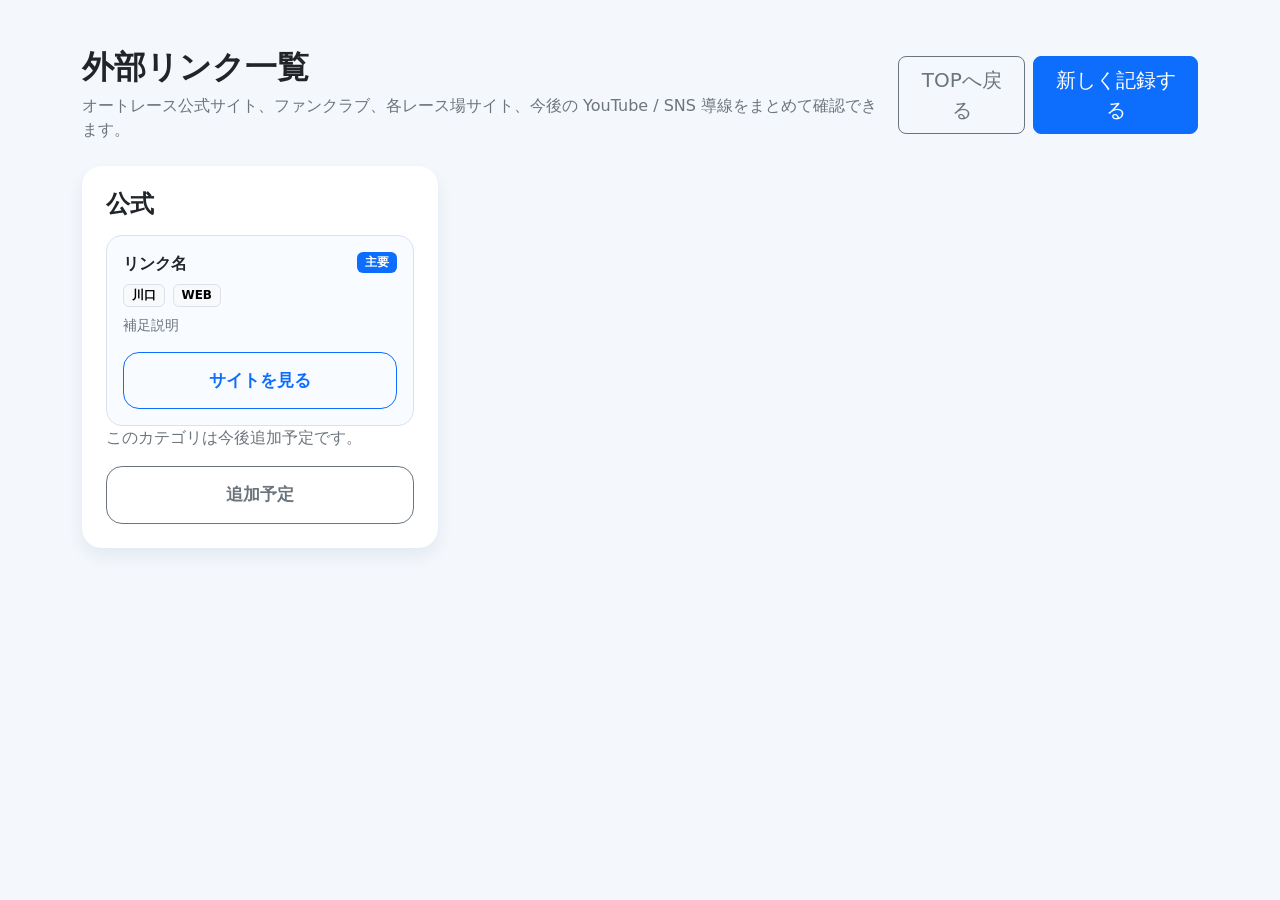
<file: src/main/resources/templates/home/links.html>
<!DOCTYPE html>
<html lang="ja" xmlns:th="http://www.thymeleaf.org">
<head>
    <meta charset="UTF-8">
    <meta name="viewport" content="width=device-width, initial-scale=1">
    <title>外部リンク一覧 | オートレース予想補助アプリ</title>
    <link
        href="https://cdn.jsdelivr.net/npm/bootstrap@5.3.7/dist/css/bootstrap.min.css"
        rel="stylesheet"
        integrity="sha384-LN+7fdVzj6u52u30Kp6M/trliBMCMKTyK833zpbD+pXdCLuTusPj697FH4R/5mcr"
        crossorigin="anonymous">
    <link rel="icon" type="image/svg+xml" th:href="@{/favicon.svg}">
    <style>
        body {
            background: #f4f7fb;
        }

        .link-card {
            border: 1px solid #d9e3f0;
            border-radius: 1.25rem;
            box-shadow: 0 0.5rem 1rem rgba(13, 79, 139, 0.08);
        }

        .link-item {
            border: 1px solid #d9e3f0;
            border-radius: 1rem;
            background: #f8fbff;
        }

        .link-btn {
            padding: 0.95rem 1rem;
            font-size: 1.05rem;
            font-weight: 700;
            border-radius: 1rem;
        }
    </style>
</head>
<body>
    <main class="container py-4 py-md-5">
        <div class="d-flex flex-column flex-lg-row justify-content-between align-items-lg-center gap-3 mb-4">
            <div>
                <h1 class="h2 fw-bold mb-2">外部リンク一覧</h1>
                <p class="text-secondary mb-0">オートレース公式サイト、ファンクラブ、各レース場サイト、今後の YouTube / SNS 導線をまとめて確認できます。</p>
            </div>
            <div class="d-flex flex-column flex-sm-row gap-2">
                <a th:href="@{/}" class="btn btn-outline-secondary btn-lg">TOPへ戻る</a>
                <a th:href="@{/records/new}" class="btn btn-primary btn-lg">新しく記録する</a>
            </div>
        </div>

        <div class="row g-4">
            <div class="col-lg-4 col-md-6" th:each="entry : ${linkGroups}">
                <section class="card border-0 link-card h-100">
                    <div class="card-body p-4">
                        <h2 class="h4 fw-bold mb-3" th:text="${entry.key}">公式</h2>
                        <div class="vstack gap-3" th:if="${!#lists.isEmpty(entry.value)}">
                            <div class="link-item p-3" th:each="link : ${entry.value}">
                                <div class="d-flex justify-content-between align-items-start gap-2 mb-2">
                                    <div class="fw-bold" th:text="${link.siteName}">リンク名</div>
                                    <span class="badge text-bg-primary" th:if="${link.primary}">主要</span>
                                </div>
                                <div class="d-flex flex-wrap gap-2 mb-2">
                                    <span class="badge text-bg-light border" th:if="${link.venueName != null and !#strings.isEmpty(link.venueName)}" th:text="${link.venueName}">川口</span>
                                    <span class="badge text-bg-light border" th:if="${link.linkTypeLabel != null and !#strings.isEmpty(link.linkTypeLabel)}" th:text="${link.linkTypeLabel}">WEB</span>
                                </div>
                                <p class="text-secondary small mb-3" th:text="${link.note}">補足説明</p>
                                <a th:href="${link.url}"
                                   target="_blank"
                                   rel="noopener noreferrer"
                                   class="btn btn-outline-primary btn-lg link-btn w-100">サイトを見る</a>
                            </div>
                        </div>
                        <div th:if="${#lists.isEmpty(entry.value)}">
                            <p class="text-secondary mb-3">このカテゴリは今後追加予定です。</p>
                            <a href="#" class="btn btn-outline-secondary btn-lg link-btn w-100" th:text="${entry.key + ' 追加予定'}">追加予定</a>
                        </div>
                    </div>
                </section>
            </div>
        </div>
    </main>
    <div th:replace="~{layout/floating-timer :: floatingTimer}"></div>
    <div th:replace="~{layout/floating-memo :: floatingMemo}"></div>
</body>
</html>
</file>
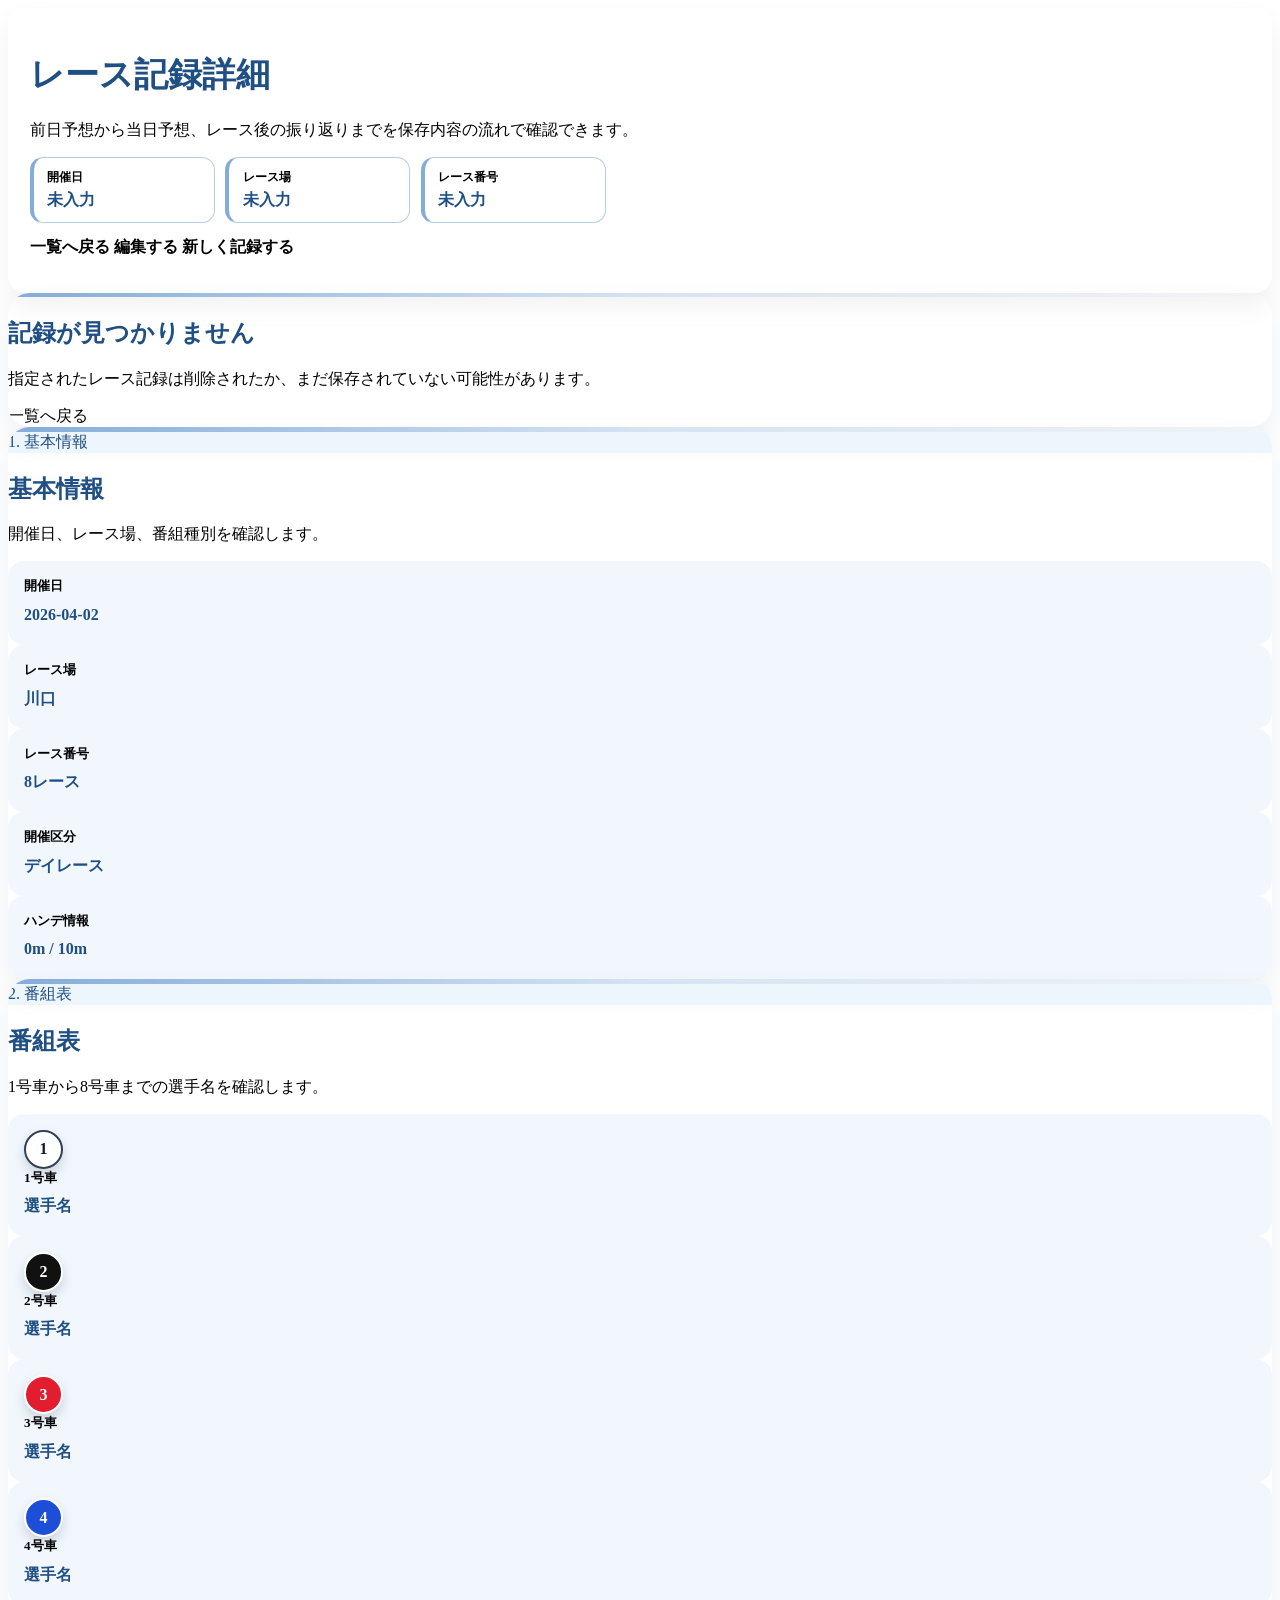
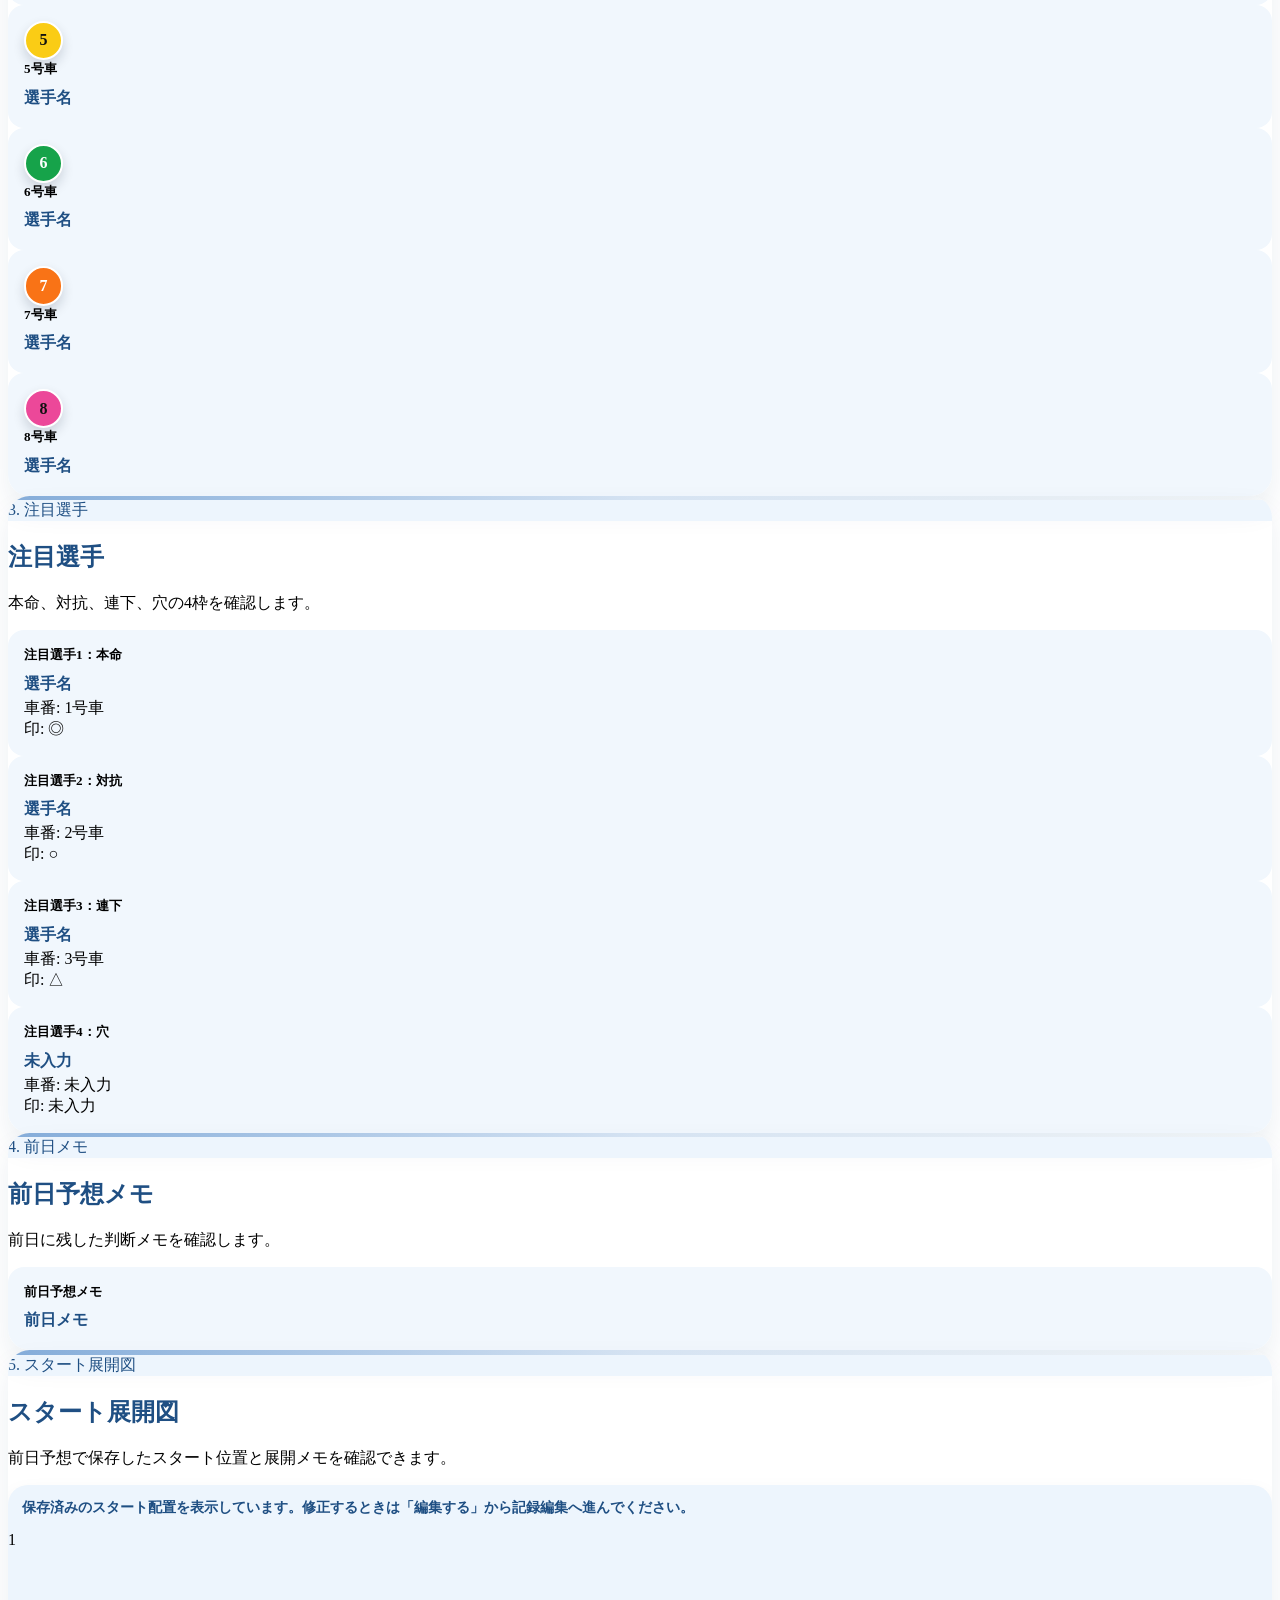
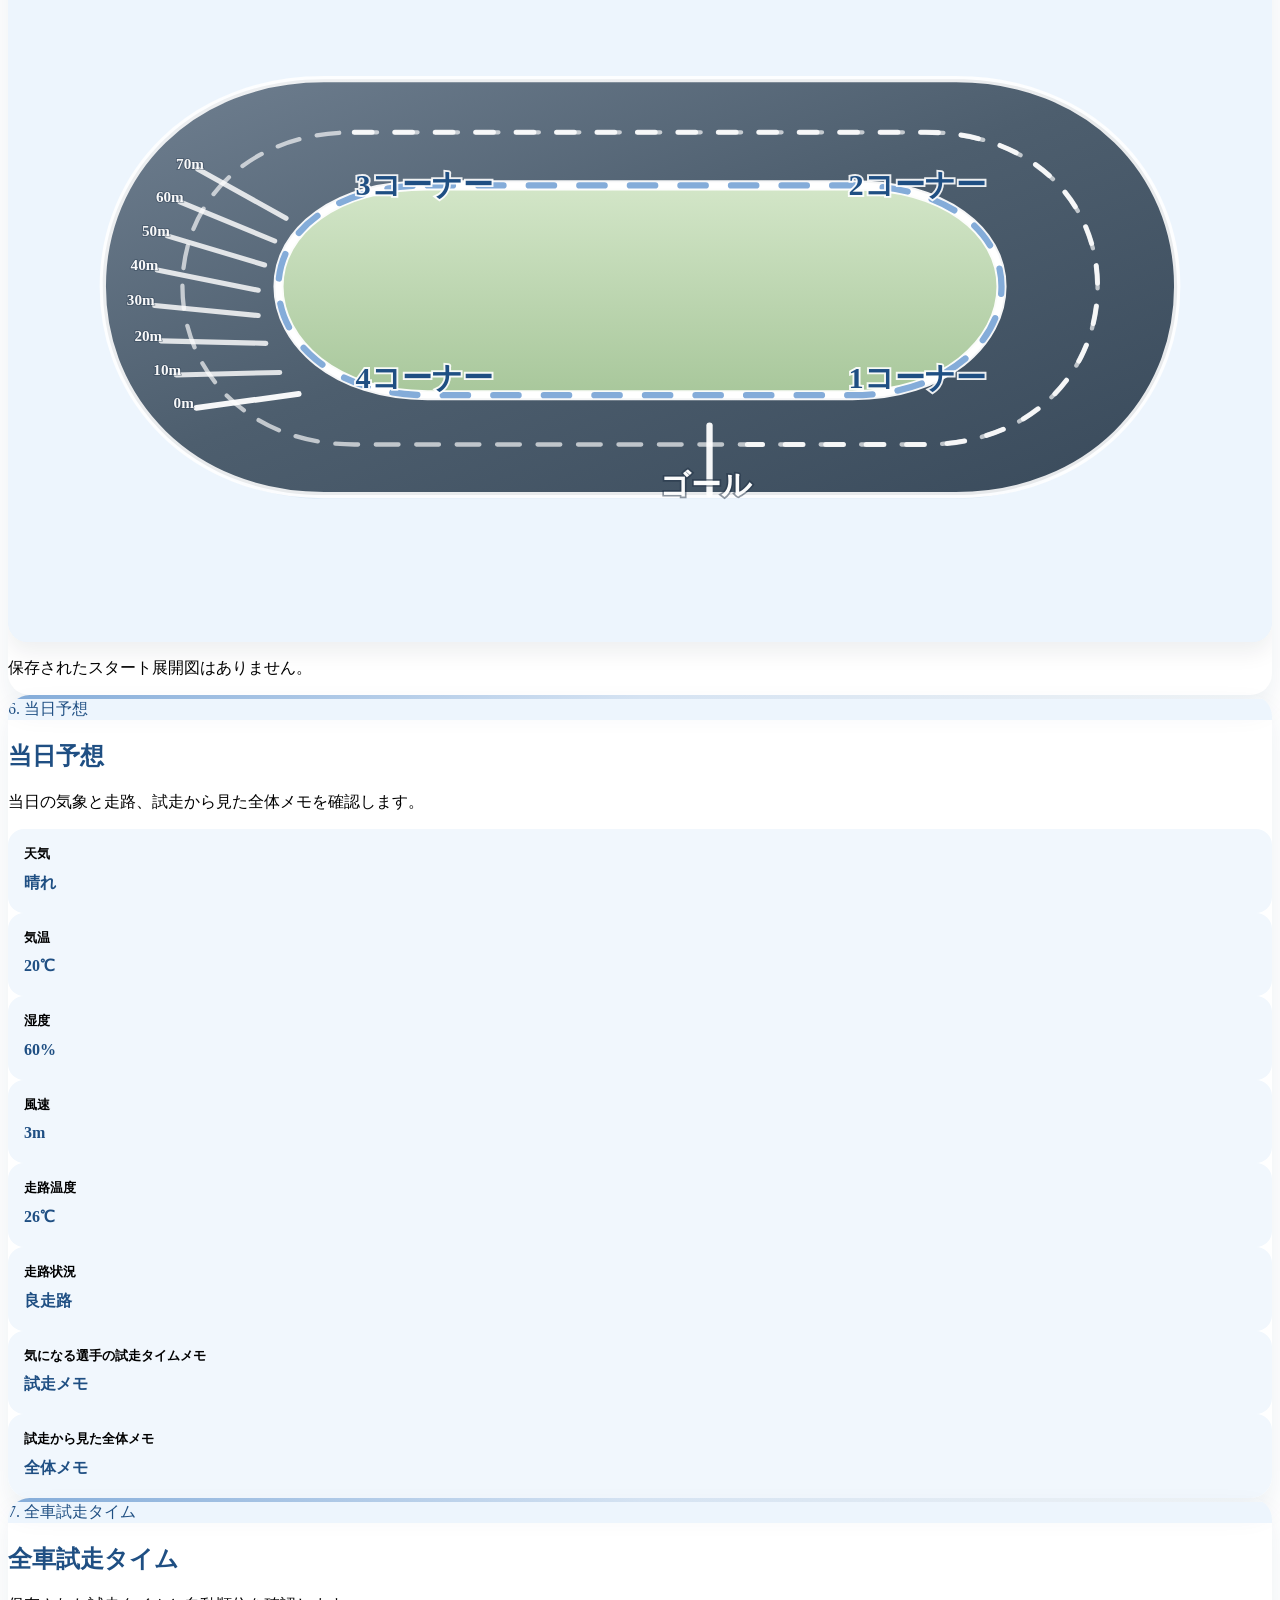
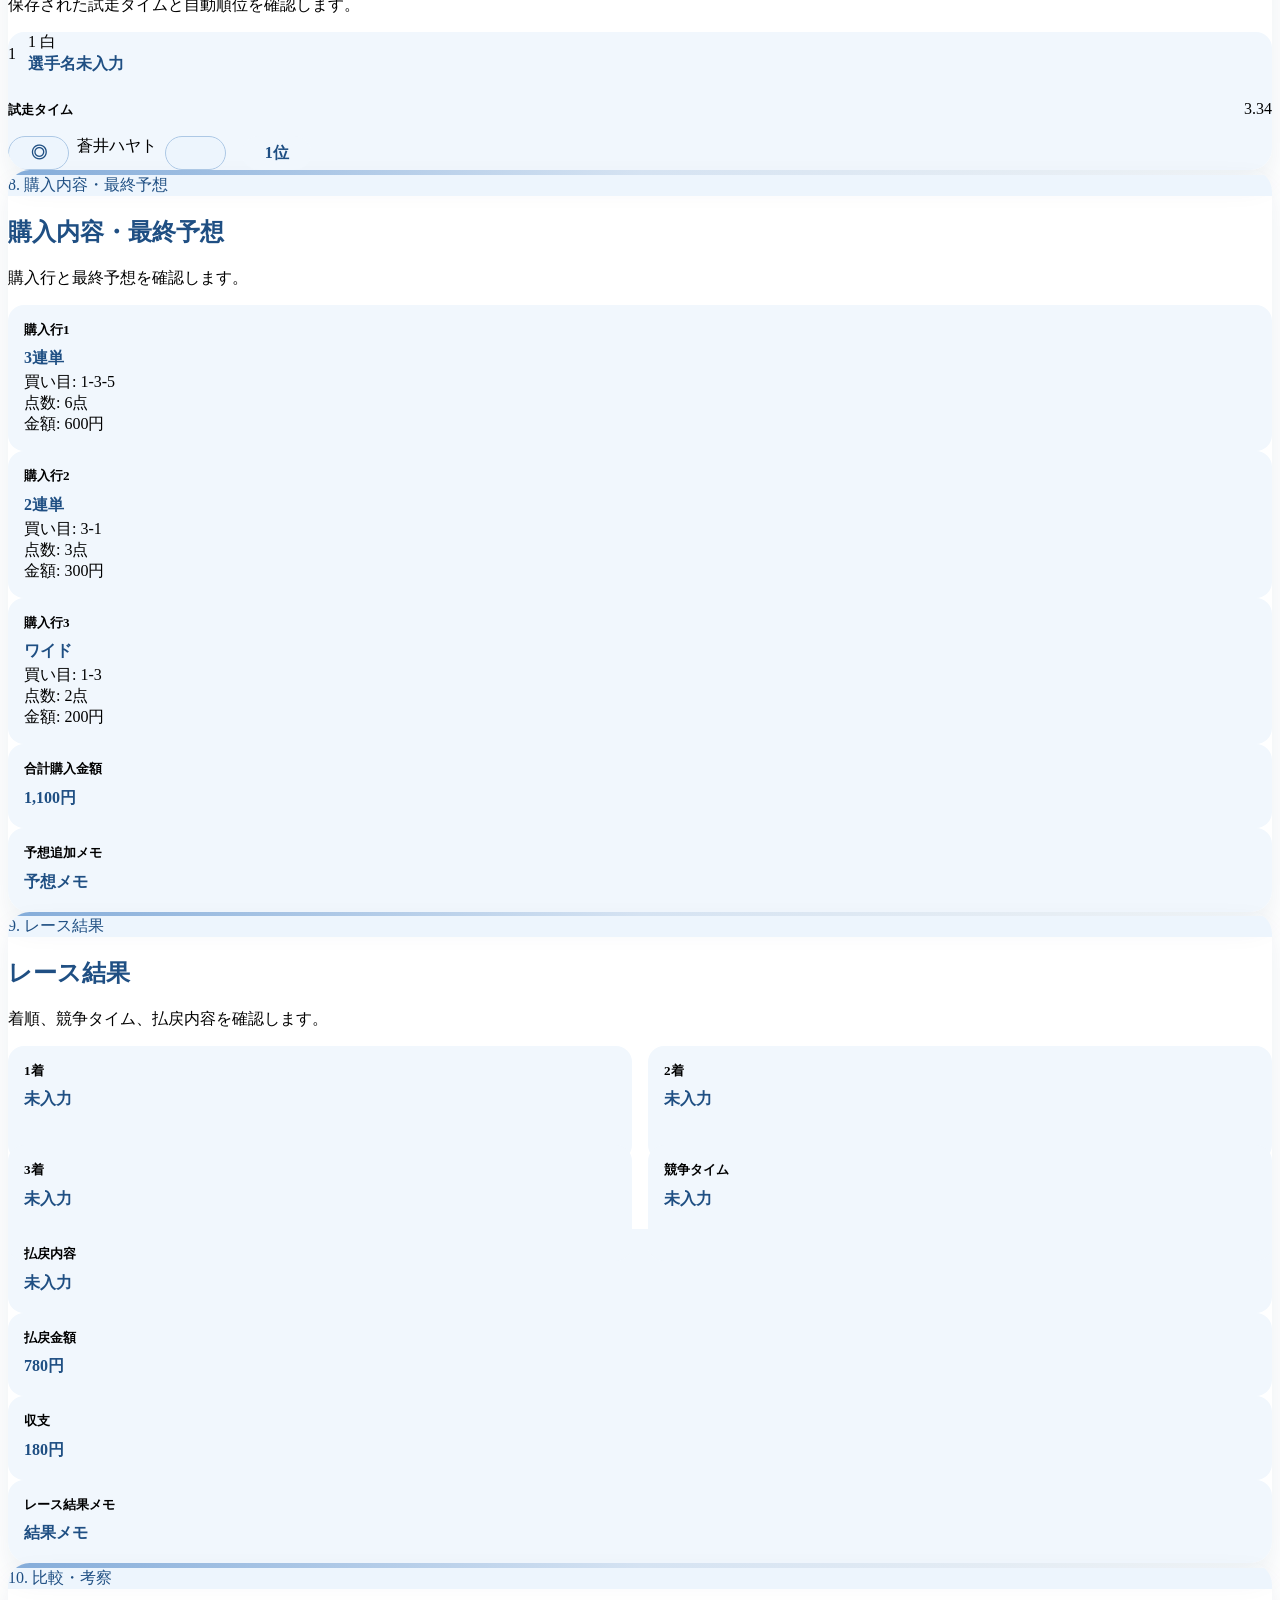
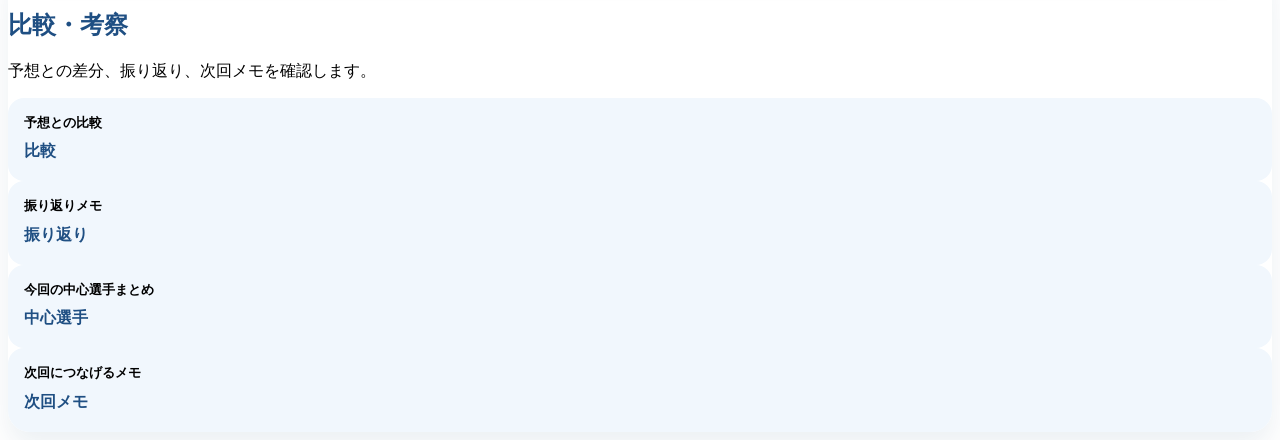
<file: src/main/resources/templates/records/detail.html>
﻿<!DOCTYPE html>
<html lang="ja" xmlns:th="http://www.thymeleaf.org">
<head>
    <th:block th:replace="~{layout/base :: commonHead('レース記録詳細 | オートレース予想補助アプリ')}"></th:block>
    <style>
        body.record-detail-page {
            --main-color: #84acd9;
            --accent-color: #1f4f83;
            --border-color: #cbdced;
            --surface-tint: #edf5fd;
            --main-color-text: #ffffff;
            --brand: color-mix(in srgb, var(--main-color) 34%, white);
            --brand-strong: color-mix(in srgb, var(--main-color) 76%, white);
            --btn-on-brand: var(--main-color-text);
            --card: var(--border-color);
            --deep: var(--accent-color);
            --theme-text: var(--accent-color);
            --section-badge-bg: var(--surface-tint);
            --soft-surface: color-mix(in srgb, var(--surface-tint) 78%, white);
        }

        .record-detail-section {
            background: var(--surface);
            border: 1px solid color-mix(in srgb, var(--border-color) 78%, var(--surface));
            border-radius: 1.35rem;
            box-shadow: 0 0.9rem 1.8rem rgba(18, 61, 106, 0.08);
            overflow: hidden;
        }

        .record-detail-section::before {
            content: "";
            display: block;
            height: 0.28rem;
            background: linear-gradient(90deg, var(--main-color), var(--brand), transparent);
        }

        .record-detail-hero {
            padding: clamp(1rem, 2.4vw, 1.35rem);
            border: 1px solid color-mix(in srgb, var(--border-color) 78%, var(--surface));
            border-radius: 1.1rem;
            background:
                linear-gradient(135deg, var(--surface) 0%, color-mix(in srgb, var(--surface-tint) 64%, var(--surface)) 100%);
            box-shadow: 0 0.8rem 1.7rem rgba(15, 23, 42, 0.06);
        }

        .record-detail-title {
            color: var(--theme-text);
            font-size: clamp(1.6rem, 3vw, 2.1rem);
            line-height: 1.35;
            letter-spacing: 0;
        }

        .record-detail-actions .btn {
            display: inline-flex;
            align-items: center;
            justify-content: center;
            min-height: 3rem;
            font-weight: 800;
            line-height: 1.25;
        }

        body.record-detail-page .btn-primary {
            --bs-btn-color: var(--main-color-text);
            --bs-btn-bg: var(--main-color);
            --bs-btn-border-color: color-mix(in srgb, var(--main-color) 82%, var(--accent-color));
            --bs-btn-hover-color: var(--main-color-text);
            --bs-btn-hover-bg: color-mix(in srgb, var(--main-color) 88%, var(--accent-color));
            --bs-btn-hover-border-color: color-mix(in srgb, var(--main-color) 78%, var(--accent-color));
            --bs-btn-active-color: var(--main-color-text);
            --bs-btn-active-bg: color-mix(in srgb, var(--main-color) 82%, var(--accent-color));
            --bs-btn-active-border-color: color-mix(in srgb, var(--main-color) 72%, var(--accent-color));
            --bs-btn-disabled-color: var(--main-color-text);
            --bs-btn-disabled-bg: var(--main-color);
            --bs-btn-disabled-border-color: var(--main-color);
        }

        body.record-detail-page .btn-outline-secondary,
        body.record-detail-page .btn-outline-primary {
            --bs-btn-color: var(--theme-text);
            --bs-btn-border-color: color-mix(in srgb, var(--border-color) 68%, var(--main-color));
            --bs-btn-hover-color: var(--theme-text);
            --bs-btn-hover-bg: var(--surface-tint);
            --bs-btn-hover-border-color: var(--main-color);
            --bs-btn-active-color: var(--main-color-text);
            --bs-btn-active-bg: var(--main-color);
            --bs-btn-active-border-color: var(--main-color);
            --bs-btn-disabled-color: var(--theme-text);
            --bs-btn-disabled-border-color: var(--border-color);
        }

        .record-detail-section h2 {
            color: var(--theme-text);
        }

        body.record-detail-page .section-badge {
            background: var(--section-badge-bg);
            border-color: color-mix(in srgb, var(--border-color) 68%, var(--main-color));
            color: var(--theme-text);
        }

        .record-detail-current-grid {
            display: grid;
            grid-template-columns: repeat(3, minmax(0, 1fr));
            gap: 0.65rem;
            max-width: 36rem;
        }

        .record-detail-current-item {
            min-width: 0;
            padding: 0.72rem 0.85rem;
            border: 1px solid color-mix(in srgb, var(--border-color) 68%, var(--main-color));
            border-left: 0.25rem solid var(--main-color);
            border-radius: 0.82rem;
            background: color-mix(in srgb, var(--surface) 88%, var(--surface-tint));
        }

        .record-detail-current-label {
            display: block;
            color: var(--sub);
            font-size: 0.78rem;
            font-weight: 800;
            line-height: 1.35;
        }

        .record-detail-current-value {
            display: block;
            min-width: 0;
            margin-top: 0.18rem;
            color: var(--theme-text);
            font-size: 1rem;
            font-weight: 900;
            line-height: 1.35;
            overflow-wrap: anywhere;
        }

        .record-detail-field {
            border: 1px solid color-mix(in srgb, var(--border-color) 78%, var(--surface));
            border-radius: 1rem;
            padding: 1rem;
            background: var(--soft-surface);
            height: 100%;
        }

        .record-detail-label {
            color: var(--sub);
            font-size: 0.82rem;
            font-weight: 700;
            margin-bottom: 0.35rem;
        }

        .record-detail-value {
            color: var(--deep);
            font-weight: 700;
            line-height: 1.75;
            overflow-wrap: anywhere;
            white-space: pre-wrap;
        }

        .record-detail-value.is-muted {
            color: var(--sub);
            font-weight: 600;
        }

        .record-detail-car-badge {
            display: inline-flex;
            align-items: center;
            justify-content: center;
            width: 2.2rem;
            height: 2.2rem;
            border-radius: 999px;
            border: 2px solid #ffffff;
            font-weight: 800;
            box-shadow: 0 0.35rem 0.75rem rgba(15, 23, 42, 0.16);
        }

        .record-detail-car-badge.car-1 { background: #ffffff; color: #0f172a; border-color: #334155; }
        .record-detail-car-badge.car-2 { background: #111111; color: #ffffff; }
        .record-detail-car-badge.car-3 { background: #e11d2f; color: #ffffff; }
        .record-detail-car-badge.car-4 { background: #1d4ed8; color: #ffffff; }
        .record-detail-car-badge.car-5 { background: #facc15; color: #111111; }
        .record-detail-car-badge.car-6 { background: #16a34a; color: #ffffff; }
        .record-detail-car-badge.car-7 { background: #f97316; color: #ffffff; }
        .record-detail-car-badge.car-8 { background: #ec4899; color: #111111; }

        .record-detail-result-grid {
            display: grid;
            grid-template-columns: repeat(2, minmax(0, 1fr));
            gap: 1rem;
        }

        @media (max-width: 575.98px) {
            .record-detail-result-grid {
                grid-template-columns: 1fr;
            }
        }

        .trial-time-card {
            border: 1px solid color-mix(in srgb, var(--border-color) 78%, var(--surface));
            border-radius: 1rem;
            background: var(--soft-surface);
        }

        .trial-time-head {
            display: flex;
            align-items: center;
            gap: 0.75rem;
            min-width: 0;
            margin-bottom: 0.85rem;
        }

        .trial-time-head > div {
            min-width: 0;
        }

        .trial-time-rider {
            color: var(--deep);
            font-weight: 800;
            line-height: 1.4;
            overflow-wrap: anywhere;
        }

        .trial-time-rider.is-empty {
            color: var(--sub);
            font-weight: 700;
        }

        .trial-time-value {
            display: flex;
            align-items: baseline;
            justify-content: space-between;
            gap: 0.75rem;
            padding-top: 0.65rem;
            border-top: 1px solid color-mix(in srgb, var(--border-color) 70%, var(--surface));
        }

        .trial-time-meta {
            display: flex;
            flex-wrap: wrap;
            gap: 0.5rem;
            margin-top: 0.75rem;
        }

        .trial-mark-badge {
            display: inline-flex;
            align-items: center;
            justify-content: center;
            min-width: 2.4rem;
            padding: 0.35rem 0.65rem;
            border-radius: 999px;
            background: var(--section-badge-bg);
            border: 1px solid color-mix(in srgb, var(--border-color) 58%, var(--main-color));
            color: var(--deep);
            font-weight: 700;
        }

        .trial-rank-badge {
            display: inline-flex;
            align-items: center;
            justify-content: center;
            min-width: 3rem;
            padding: 0.35rem 0.65rem;
            border-radius: 999px;
            background: var(--soft-surface);
            border: 1px solid color-mix(in srgb, var(--border-color) 78%, var(--surface));
            color: var(--theme-text);
            font-weight: 700;
        }

        .record-detail-start-diagram .start-diagram-shell {
            --track-shadow-color: color-mix(in srgb, var(--main-color) 16%, transparent);
            --track-label-color: var(--theme-text);
            border: 1px solid color-mix(in srgb, var(--border-color) 78%, var(--surface));
            border-radius: 1.25rem;
            background: var(--surface-tint);
            overflow: hidden;
            box-shadow: 0 0.65rem 1.4rem rgba(15, 23, 42, 0.07);
        }

        .record-detail-start-diagram .start-diagram-viewport {
            width: 100%;
            overflow-x: auto;
            overflow-y: hidden;
            background: var(--surface-tint);
            scrollbar-color: color-mix(in srgb, var(--main-color) 54%, transparent) color-mix(in srgb, var(--surface-tint) 82%, var(--surface));
            scrollbar-width: thin;
        }

        .record-detail-start-diagram .start-diagram-viewport::-webkit-scrollbar {
            height: 0.65rem;
        }

        .record-detail-start-diagram .start-diagram-viewport::-webkit-scrollbar-track {
            background: color-mix(in srgb, var(--surface-tint) 82%, var(--surface));
        }

        .record-detail-start-diagram .start-diagram-viewport::-webkit-scrollbar-thumb {
            background: color-mix(in srgb, var(--main-color) 54%, transparent);
            border-radius: 999px;
        }

        .record-detail-start-diagram .start-diagram-readonly-note {
            padding: 0.72rem 0.9rem;
            border-bottom: 1px solid color-mix(in srgb, var(--border-color) 78%, var(--surface));
            background:
                radial-gradient(circle at 10% 0%, color-mix(in srgb, var(--main-color) 12%, transparent), transparent 32%),
                linear-gradient(180deg, color-mix(in srgb, var(--surface-tint) 72%, var(--surface)), color-mix(in srgb, var(--surface-tint) 52%, var(--surface)));
            color: var(--theme-text);
            font-size: 0.9rem;
            font-weight: 800;
            line-height: 1.6;
        }

        .record-detail-start-diagram .start-diagram-canvas {
            position: relative;
            width: 100%;
            min-width: 100%;
        }

        .record-detail-start-diagram .start-diagram-board {
            position: relative;
            width: 100%;
            aspect-ratio: 16 / 9;
            min-height: 22rem;
            overflow: visible;
            background:
                linear-gradient(180deg, color-mix(in srgb, var(--surface-tint) 82%, var(--surface)) 0 18%, color-mix(in srgb, var(--surface-tint) 68%, var(--surface)) 18% 100%),
                var(--surface-tint);
        }

        .record-detail-start-diagram .start-diagram-course-layer,
        .record-detail-start-diagram .start-diagram-fixed-layer,
        .record-detail-start-diagram .start-diagram-bg-layer,
        .record-detail-start-diagram .start-diagram-token-layer,
        .record-detail-start-diagram .start-diagram-overlay {
            position: absolute;
            inset: 0;
        }

        .record-detail-start-diagram .start-diagram-course-layer {
            z-index: 1;
            pointer-events: none;
        }

        .record-detail-start-diagram .start-diagram-fixed-layer {
            z-index: 6;
            overflow: visible;
            pointer-events: none;
        }

        .record-detail-start-diagram .start-diagram-bg-layer {
            pointer-events: none;
        }

        .record-detail-start-diagram .start-diagram-track {
            width: 100%;
            height: 100%;
            display: block;
        }

        .record-detail-start-diagram .start-diagram-track .track-surface {
            fill: url(#detailStartTrackSurfaceGradient);
        }

        .record-detail-start-diagram .start-diagram-track .track-shadow {
            fill: var(--track-shadow-color);
        }

        .record-detail-start-diagram .start-diagram-track .track-inner {
            fill: url(#detailStartTrackInfieldGradient);
            stroke: rgba(255, 255, 255, 0.96);
            stroke-width: 5;
        }

        .record-detail-start-diagram .start-diagram-track .track-curb-base,
        .record-detail-start-diagram .start-diagram-track .track-curb-accent,
        .record-detail-start-diagram .start-diagram-track .track-rubber {
            fill: none;
            stroke-linecap: round;
            stroke-linejoin: round;
        }

        .record-detail-start-diagram .start-diagram-track .track-curb-base {
            stroke: rgba(255, 255, 255, 0.94);
            stroke-width: 8;
        }

        .record-detail-start-diagram .start-diagram-track .track-curb-accent {
            stroke: var(--main-color);
            stroke-width: 5;
            stroke-dasharray: 20 20;
        }

        .record-detail-start-diagram .start-diagram-track .track-rubber {
            stroke: rgba(255, 255, 255, 0.86);
            stroke-width: 4;
            stroke-dasharray: 14 18;
            opacity: 1;
        }

        .record-detail-start-diagram .start-diagram-track .goal-line {
            stroke: rgba(255, 255, 255, 0.95);
            stroke-width: 5;
            stroke-linecap: round;
        }

        .record-detail-start-diagram .start-diagram-track .track-lane {
            fill: none;
            stroke: rgba(255, 255, 255, 0.66);
            stroke-width: 3.4;
            stroke-linecap: round;
            stroke-dasharray: 18 14;
        }

        .record-detail-start-diagram .start-diagram-track .track-edge {
            fill: none;
            stroke: rgba(255, 255, 255, 0.88);
            stroke-width: 5;
            stroke-linecap: round;
            stroke-linejoin: round;
        }

        .record-detail-start-diagram .start-diagram-track .handicap-line {
            stroke: rgba(255, 255, 255, 0.82);
            stroke-width: 4;
            stroke-linecap: round;
        }

        .record-detail-start-diagram .start-diagram-track .handicap-line.is-main {
            stroke: rgba(255, 255, 255, 0.95);
            stroke-width: 4.5;
        }

        .record-detail-start-diagram .start-diagram-track .corner-label-text,
        .record-detail-start-diagram .start-diagram-track .handicap-text,
        .record-detail-start-diagram .start-diagram-track .track-goal-text {
            fill: var(--track-label-color);
            font-weight: 800;
            paint-order: stroke fill;
            stroke: rgba(255, 255, 255, 0.9);
            stroke-width: 3;
        }

        .record-detail-start-diagram .start-diagram-track .corner-label-text {
            font-size: 24px;
        }

        .record-detail-start-diagram .start-diagram-track .handicap-text {
            font-size: 12px;
            fill: rgba(255, 255, 255, 0.96);
            stroke: rgba(31, 47, 68, 0.42);
            stroke-width: 1.35;
        }

        .record-detail-start-diagram .start-diagram-track .track-goal-text {
            font-size: 24px;
            fill: rgba(255, 255, 255, 0.98);
            stroke: rgba(31, 47, 68, 0.5);
            stroke-width: 2.6;
        }

        .record-detail-start-diagram .start-diagram-token-layer {
            z-index: 7;
            width: 100%;
            height: 100%;
            overflow: visible;
            pointer-events: none;
        }

        .record-detail-start-diagram .start-diagram-dock {
            position: absolute;
            top: 0;
            left: 0;
            width: 100%;
            height: 6.85rem;
            z-index: 4;
            border-bottom: 1px solid color-mix(in srgb, var(--border-color) 78%, var(--surface));
            background:
                radial-gradient(circle at 12% 0%, color-mix(in srgb, var(--main-color) 12%, transparent), transparent 34%),
                linear-gradient(180deg, color-mix(in srgb, var(--surface-tint) 72%, var(--surface)), color-mix(in srgb, var(--surface-tint) 52%, var(--surface)));
            pointer-events: none;
        }

        .record-detail-start-diagram .start-diagram-overlay {
            z-index: 3;
            pointer-events: none;
        }

        .record-detail-start-diagram .start-token {
            position: absolute;
            width: 40px;
            height: 40px;
            border-radius: 50%;
            border: 2px solid #ffffff;
            display: flex;
            align-items: center;
            justify-content: center;
            font-weight: 800;
            font-size: 0.82rem;
            color: #ffffff;
            box-shadow: 0 0.45rem 0.95rem rgba(15, 23, 42, 0.2);
            transform: translate(-50%, -50%);
            user-select: none;
            cursor: default;
            z-index: 2;
            pointer-events: none;
        }

        .record-detail-start-diagram .start-token::before {
            content: "";
            position: absolute;
            inset: -0.34rem;
            border-radius: 50%;
        }

        .record-detail-start-diagram .start-token span {
            position: relative;
            z-index: 1;
        }

        .record-detail-start-diagram .car-1 { background: #ffffff; color: #0f172a; border-color: #334155; }
        .record-detail-start-diagram .car-2 { background: #111111; color: #ffffff; }
        .record-detail-start-diagram .car-3 { background: #e11d2f; color: #ffffff; }
        .record-detail-start-diagram .car-4 { background: #1d4ed8; color: #ffffff; }
        .record-detail-start-diagram .car-5 { background: #facc15; color: #111111; }
        .record-detail-start-diagram .car-6 { background: #16a34a; color: #ffffff; }
        .record-detail-start-diagram .car-7 { background: #f97316; color: #ffffff; }
        .record-detail-start-diagram .car-8 { background: #ec4899; color: #111111; }

        @media (max-width: 767.98px) {
            .record-detail-start-diagram .start-diagram-board {
                min-height: 19rem;
            }

            .record-detail-start-diagram .start-diagram-dock {
                height: 5.4rem;
            }

            .record-detail-start-diagram .start-token {
                width: 38px;
                height: 38px;
            }

            .record-detail-hero,
            .record-detail-section {
                border-radius: 0.95rem;
            }

            .record-detail-current-grid {
                grid-template-columns: 1fr;
                max-width: none;
            }

            .record-detail-actions {
                width: 100%;
            }

            .record-detail-actions .btn {
                width: 100%;
            }

            .record-detail-field {
                padding: 0.9rem;
            }

            .record-detail-value {
                font-size: 1rem;
            }
        }
    </style>
</head>
<body class="record-detail-page">
    <div class="app-shell d-flex flex-column">
    <div th:replace="~{layout/header :: siteHeader}"></div>
    <main class="container py-4 py-md-5 flex-grow-1">
        <div class="record-detail-hero d-flex flex-column flex-lg-row justify-content-between align-items-lg-center gap-3 mb-4">
            <div class="flex-grow-1">
                <h1 class="record-detail-title fw-bold mb-2">レース記録詳細</h1>
                <p class="text-secondary mb-3">前日予想から当日予想、レース後の振り返りまでを保存内容の流れで確認できます。</p>
                <div th:if="${record != null}" class="record-detail-current-grid">
                    <div class="record-detail-current-item">
                        <span class="record-detail-current-label">開催日</span>
                        <span class="record-detail-current-value" th:text="${#strings.isEmpty(record.raceDate) ? '未入力' : record.raceDate}">未入力</span>
                    </div>
                    <div class="record-detail-current-item">
                        <span class="record-detail-current-label">レース場</span>
                        <span class="record-detail-current-value" th:text="${#strings.isEmpty(record.venue) ? '未入力' : record.venue}">未入力</span>
                    </div>
                    <div class="record-detail-current-item">
                        <span class="record-detail-current-label">レース番号</span>
                        <span class="record-detail-current-value" th:text="${record.raceNumber != null ? record.raceNumber + 'レース' : '未入力'}">未入力</span>
                    </div>
                </div>
            </div>
            <div class="record-detail-actions d-flex flex-column flex-sm-row gap-2">
                <a th:href="@{/records}" class="btn btn-outline-secondary btn-lg px-4">一覧へ戻る</a>
                <a th:if="${record != null}" th:href="@{/records/{id}/edit(id=${record.id})}" class="btn btn-primary btn-lg px-4">編集する</a>
                <a th:href="@{/records/new}" class="btn btn-primary btn-lg px-4">新しく記録する</a>
            </div>
        </div>

        <section th:if="${record == null}" class="record-detail-section mb-4">
            <div class="p-4 p-md-5 text-center">
                <h2 class="h4 fw-bold mb-2">記録が見つかりません</h2>
                <p class="text-secondary mb-4">指定されたレース記録は削除されたか、まだ保存されていない可能性があります。</p>
                <a th:href="@{/records}" class="btn btn-outline-primary btn-lg px-4">一覧へ戻る</a>
            </div>
        </section>

        <th:block th:if="${record != null}">
        <section class="record-detail-section mb-4">
            <div class="p-4 p-md-5">
                <div class="mb-4">
                    <div class="section-badge mb-2">1. 基本情報</div>
                    <h2 class="h3 fw-bold mb-2">基本情報</h2>
                    <p class="text-secondary mb-0">開催日、レース場、番組種別を確認します。</p>
                </div>
                <div class="row g-4">
                    <div class="col-md-4"><div class="record-detail-field"><div class="record-detail-label">開催日</div><div class="record-detail-value" th:text="${#strings.isEmpty(record.raceDate) ? '未入力' : record.raceDate}">2026-04-02</div></div></div>
                    <div class="col-md-4"><div class="record-detail-field"><div class="record-detail-label">レース場</div><div class="record-detail-value" th:text="${#strings.isEmpty(record.venue) ? '未入力' : record.venue}">川口</div></div></div>
                    <div class="col-md-4"><div class="record-detail-field"><div class="record-detail-label">レース番号</div><div class="record-detail-value" th:text="${record.raceNumber != null ? record.raceNumber + 'レース' : '未入力'}">8レース</div></div></div>
                    <div class="col-md-6"><div class="record-detail-field"><div class="record-detail-label">開催区分</div><div class="record-detail-value" th:text="${#strings.isEmpty(record.raceScheduleType) ? '未入力' : record.raceScheduleType}">デイレース</div></div></div>
                    <div class="col-md-6"><div class="record-detail-field"><div class="record-detail-label">ハンデ情報</div><div class="record-detail-value" th:text="${#strings.isEmpty(record.handicapInfo) ? '未入力' : record.handicapInfo}">0m / 10m</div></div></div>
                </div>
            </div>
        </section>

        <section class="record-detail-section mb-4">
            <div class="p-4 p-md-5">
                <div class="mb-4">
                    <div class="section-badge mb-2">2. 番組表</div>
                    <h2 class="h3 fw-bold mb-2">番組表</h2>
                    <p class="text-secondary mb-0">1号車から8号車までの選手名を確認します。</p>
                </div>
                <div class="row g-3">
                    <div class="col-sm-6 col-lg-3"><div class="record-detail-field d-flex align-items-center gap-3"><span class="record-detail-car-badge car-1">1</span><div><div class="record-detail-label">1号車</div><div class="record-detail-value" th:text="${#strings.isEmpty(record.programRider1Name) ? '未入力' : record.programRider1Name}">選手名</div></div></div></div>
                    <div class="col-sm-6 col-lg-3"><div class="record-detail-field d-flex align-items-center gap-3"><span class="record-detail-car-badge car-2">2</span><div><div class="record-detail-label">2号車</div><div class="record-detail-value" th:text="${#strings.isEmpty(record.programRider2Name) ? '未入力' : record.programRider2Name}">選手名</div></div></div></div>
                    <div class="col-sm-6 col-lg-3"><div class="record-detail-field d-flex align-items-center gap-3"><span class="record-detail-car-badge car-3">3</span><div><div class="record-detail-label">3号車</div><div class="record-detail-value" th:text="${#strings.isEmpty(record.programRider3Name) ? '未入力' : record.programRider3Name}">選手名</div></div></div></div>
                    <div class="col-sm-6 col-lg-3"><div class="record-detail-field d-flex align-items-center gap-3"><span class="record-detail-car-badge car-4">4</span><div><div class="record-detail-label">4号車</div><div class="record-detail-value" th:text="${#strings.isEmpty(record.programRider4Name) ? '未入力' : record.programRider4Name}">選手名</div></div></div></div>
                    <div class="col-sm-6 col-lg-3"><div class="record-detail-field d-flex align-items-center gap-3"><span class="record-detail-car-badge car-5">5</span><div><div class="record-detail-label">5号車</div><div class="record-detail-value" th:text="${#strings.isEmpty(record.programRider5Name) ? '未入力' : record.programRider5Name}">選手名</div></div></div></div>
                    <div class="col-sm-6 col-lg-3"><div class="record-detail-field d-flex align-items-center gap-3"><span class="record-detail-car-badge car-6">6</span><div><div class="record-detail-label">6号車</div><div class="record-detail-value" th:text="${#strings.isEmpty(record.programRider6Name) ? '未入力' : record.programRider6Name}">選手名</div></div></div></div>
                    <div class="col-sm-6 col-lg-3"><div class="record-detail-field d-flex align-items-center gap-3"><span class="record-detail-car-badge car-7">7</span><div><div class="record-detail-label">7号車</div><div class="record-detail-value" th:text="${#strings.isEmpty(record.programRider7Name) ? '未入力' : record.programRider7Name}">選手名</div></div></div></div>
                    <div class="col-sm-6 col-lg-3"><div class="record-detail-field d-flex align-items-center gap-3"><span class="record-detail-car-badge car-8">8</span><div><div class="record-detail-label">8号車</div><div class="record-detail-value" th:text="${#strings.isEmpty(record.programRider8Name) ? '未入力' : record.programRider8Name}">選手名</div></div></div></div>
                </div>
            </div>
        </section>

        <section class="record-detail-section mb-4">
            <div class="p-4 p-md-5">
                <div class="mb-4">
                    <div class="section-badge mb-2">3. 注目選手</div>
                    <h2 class="h3 fw-bold mb-2">注目選手</h2>
                    <p class="text-secondary mb-0">本命、対抗、連下、穴の4枠を確認します。</p>
                </div>
                <div class="row g-4">
                    <div class="col-md-6"><div class="record-detail-field"><div class="record-detail-label">注目選手1：本命</div><div class="record-detail-value mb-2" th:text="${#strings.isEmpty(record.featuredRider1Name) ? '未入力' : record.featuredRider1Name}">選手名</div><div class="small text-secondary">車番: <span class="fw-semibold" th:text="${record.featuredRider1Number != null ? record.featuredRider1Number + '号車' : '未入力'}">1号車</span></div><div class="small text-secondary">印: <span class="fw-semibold" th:text="${#strings.isEmpty(record.featuredRider1Mark) ? '未入力' : record.featuredRider1Mark}">◎</span></div></div></div>
                    <div class="col-md-6"><div class="record-detail-field"><div class="record-detail-label">注目選手2：対抗</div><div class="record-detail-value mb-2" th:text="${#strings.isEmpty(record.featuredRider2Name) ? '未入力' : record.featuredRider2Name}">選手名</div><div class="small text-secondary">車番: <span class="fw-semibold" th:text="${record.featuredRider2Number != null ? record.featuredRider2Number + '号車' : '未入力'}">2号車</span></div><div class="small text-secondary">印: <span class="fw-semibold" th:text="${#strings.isEmpty(record.featuredRider2Mark) ? '未入力' : record.featuredRider2Mark}">○</span></div></div></div>
                    <div class="col-md-6"><div class="record-detail-field"><div class="record-detail-label">注目選手3：連下</div><div class="record-detail-value mb-2" th:text="${#strings.isEmpty(record.featuredRider3Name) ? '未入力' : record.featuredRider3Name}">選手名</div><div class="small text-secondary">車番: <span class="fw-semibold" th:text="${record.featuredRider3Number != null ? record.featuredRider3Number + '号車' : '未入力'}">3号車</span></div><div class="small text-secondary">印: <span class="fw-semibold" th:text="${#strings.isEmpty(record.featuredRider3Mark) ? '未入力' : record.featuredRider3Mark}">△</span></div></div></div>
                    <div class="col-md-6"><div class="record-detail-field" data-featured-rider4-card th:attr="data-featured-rider4-raw=${record.preRacePrediction}"><div class="record-detail-label">注目選手4：穴</div><div class="record-detail-value mb-2" data-featured-rider4-name>未入力</div><div class="small text-secondary">車番: <span class="fw-semibold" data-featured-rider4-number>未入力</span></div><div class="small text-secondary">印: <span class="fw-semibold" data-featured-rider4-mark>未入力</span></div></div></div>
                </div>
            </div>
        </section>

        <section class="record-detail-section mb-4">
            <div class="p-4 p-md-5">
                <div class="mb-4">
                    <div class="section-badge mb-2">4. 前日メモ</div>
                    <h2 class="h3 fw-bold mb-2">前日予想メモ</h2>
                    <p class="text-secondary mb-0">前日に残した判断メモを確認します。</p>
                </div>
                <div class="record-detail-field">
                    <div class="record-detail-label">前日予想メモ</div>
                    <div class="record-detail-value"
                         th:text="${!#strings.isEmpty(record.preRaceNote) ? record.preRaceNote : (!#strings.isEmpty(record.preRacePrediction) and !#strings.contains(record.preRacePrediction, '注目選手4') ? record.preRacePrediction : '未入力')}">前日メモ</div>
                </div>
            </div>
        </section>

        <section class="record-detail-section mb-4">
            <div class="p-4 p-md-5 record-detail-start-diagram">
                <div class="mb-4">
                    <div class="section-badge mb-2">5. スタート展開図</div>
                    <h2 class="h3 fw-bold mb-2">スタート展開図</h2>
                    <p class="text-secondary mb-0">前日予想で保存したスタート位置と展開メモを確認できます。</p>
                </div>

                <div class="start-diagram-shell">
                    <div class="start-diagram-readonly-note">保存済みのスタート配置を表示しています。修正するときは「編集する」から記録編集へ進んでください。</div>
                    <div class="start-diagram-viewport">
                        <div class="start-diagram-canvas">
                            <div id="detailStartDiagramBoard"
                                 class="start-diagram-board"
                                 th:attr="data-start-lineup-positions=${record.startLineupPositions}">
                                <div class="start-diagram-course-layer">
                                    <div class="start-diagram-bg-layer">
                                        <svg class="start-diagram-track" viewBox="0 0 1000 560" preserveAspectRatio="xMidYMid meet" role="img" aria-label="オートレース場を模したスタート展開図">
                                        <defs>
                                            <linearGradient id="detailStartTrackSurfaceGradient" x1="0" y1="0" x2="1" y2="1">
                                                <stop offset="0%" stop-color="#708091"></stop>
                                                <stop offset="48%" stop-color="#4d5e6e"></stop>
                                                <stop offset="100%" stop-color="#394a5b"></stop>
                                            </linearGradient>
                                            <linearGradient id="detailStartTrackInfieldGradient" x1="0" y1="0" x2="0" y2="1">
                                                <stop offset="0%" stop-color="#d3e6c8"></stop>
                                                <stop offset="100%" stop-color="#a8c79b"></stop>
                                            </linearGradient>
                                        </defs>
                                        <rect x="0" y="0" width="1000" height="560" fill="transparent"></rect>

                                        <path class="track-shadow"
                                              d="M250 124 L750 124 C850 124 918 194 918 282 C918 370 850 448 750 448 L250 448 C150 448 82 370 82 282 C82 194 150 124 250 124 Z"></path>

                                        <path class="track-surface" fill-rule="evenodd"
                                              d="M250 116 L750 116 C855 116 925 190 925 280 C925 370 855 445 750 445 L250 445 C145 445 75 370 75 280 C75 190 145 116 250 116 Z
                                                 M332 200 L668 200 C741 200 786 236 786 280 C786 324 741 366 668 366 L332 366 C259 366 214 324 214 280 C214 236 259 200 332 200 Z"></path>

                                        <path class="track-inner"
                                              d="M332 200 L668 200 C741 200 786 236 786 280 C786 324 741 366 668 366 L332 366 C259 366 214 324 214 280 C214 236 259 200 332 200 Z"></path>

                                        <path class="track-curb-base"
                                              d="M332 200 L668 200 C741 200 786 236 786 280 C786 324 741 366 668 366 L332 366 C259 366 214 324 214 280 C214 236 259 200 332 200 Z"></path>
                                        <path class="track-curb-accent"
                                              d="M332 200 L668 200 C741 200 786 236 786 280 C786 324 741 366 668 366 L332 366 C259 366 214 324 214 280 C214 236 259 200 332 200 Z"></path>

                                        <path class="track-edge"
                                              d="M250 116 L750 116 C855 116 925 190 925 280 C925 370 855 445 750 445 L250 445 C145 445 75 370 75 280 C75 190 145 116 250 116 Z"></path>
                                        <path class="track-lane"
                                              d="M274 158 L726 158 C810 158 862 213 862 280 C862 347 810 405 726 405 L274 405 C190 405 138 347 138 280 C138 213 190 158 274 158 Z"></path>

                                        <g class="start-diagram-racing-layer">
                                            <path class="track-rubber"
                                                  d="M274 158 L726 158 C810 158 862 213 862 280 C862 347 810 405 726 405 L585 405"></path>
                                        </g>

                                        <g class="start-diagram-handicap-layer">
                                            <line class="handicap-line" x1="150" y1="187" x2="220" y2="226"></line>
                                            <line class="handicap-line" x1="136" y1="213" x2="211" y2="244"></line>
                                            <line class="handicap-line" x1="126" y1="240" x2="203" y2="263"></line>
                                            <line class="handicap-line" x1="118" y1="267" x2="198" y2="283"></line>
                                            <line class="handicap-line" x1="116" y1="295" x2="198" y2="303"></line>
                                            <line class="handicap-line" x1="121" y1="323" x2="204" y2="325"></line>
                                            <line class="handicap-line" x1="133" y1="350" x2="215" y2="348"></line>
                                            <line class="handicap-line is-main" x1="149" y1="376" x2="230" y2="365"></line>

                                            <text class="handicap-text" x="133" y="187">70m</text>
                                            <text class="handicap-text" x="117" y="213">60m</text>
                                            <text class="handicap-text" x="106" y="240">50m</text>
                                            <text class="handicap-text" x="97" y="267">40m</text>
                                            <text class="handicap-text" x="94" y="295">30m</text>
                                            <text class="handicap-text" x="100" y="323">20m</text>
                                            <text class="handicap-text" x="115" y="350">10m</text>
                                            <text class="handicap-text" x="131" y="376">0m</text>
                                        </g>

                                        <g class="start-diagram-label-layer">
                                            <line class="goal-line" x1="555" y1="390" x2="555" y2="444"></line>
                                            <text class="track-goal-text" x="516" y="445">ゴール</text>
                                        </g>

                                        <g class="start-diagram-corner-layer">
                                            <text class="corner-label-text" x="665" y="360">1コーナー</text>
                                            <text class="corner-label-text" x="665" y="208">2コーナー</text>
                                            <text class="corner-label-text" x="275" y="208">3コーナー</text>
                                            <text class="corner-label-text" x="275" y="360">4コーナー</text>
                                        </g>
                                        </svg>
                                    </div>
                                </div>

                                <div class="start-diagram-fixed-layer">
                                    <div class="start-diagram-dock" aria-hidden="true"></div>
                                    <div class="start-diagram-token-layer">
                                        <div th:each="num : ${#numbers.sequence(1, 8)}"
                                             th:class="'start-token car-' + ${num}"
                                             th:attr="data-car-number=${num},data-default-x=${29.5 + (num - 1) * 6.25},data-default-y=12.7"
                                             th:style="'left:' + (${29.5 + (num - 1) * 6.25}) + '%; top:12.7%;'">
                                            <span th:text="${num}">1</span>
                                        </div>
                                    </div>
                                    <div class="start-diagram-overlay"></div>
                                </div>
                            </div>
                        </div>
                    </div>
                </div>
                <p class="text-secondary small mt-3 mb-0"
                   th:if="${#strings.isEmpty(record.startLineupPositions)}">保存されたスタート展開図はありません。</p>
            </div>
        </section>

        <section class="record-detail-section mb-4">
            <div class="p-4 p-md-5">
                <div class="mb-4">
                    <div class="section-badge mb-2">6. 当日予想</div>
                    <h2 class="h3 fw-bold mb-2">当日予想</h2>
                    <p class="text-secondary mb-0">当日の気象と走路、試走から見た全体メモを確認します。</p>
                </div>
                <div class="row g-4 mb-4">
                    <div class="col-md-4"><div class="record-detail-field"><div class="record-detail-label">天気</div><div class="record-detail-value" th:text="${#strings.isEmpty(record.weatherCondition) ? '未入力' : record.weatherCondition}">晴れ</div></div></div>
                    <div class="col-md-4"><div class="record-detail-field"><div class="record-detail-label">気温</div><div class="record-detail-value" th:text="${#strings.isEmpty(record.temperature) ? '未入力' : record.temperature + '℃'}">20℃</div></div></div>
                    <div class="col-md-4"><div class="record-detail-field"><div class="record-detail-label">湿度</div><div class="record-detail-value" th:text="${#strings.isEmpty(record.humidity) ? '未入力' : record.humidity + '%'}">60%</div></div></div>
                    <div class="col-md-4"><div class="record-detail-field"><div class="record-detail-label">風速</div><div class="record-detail-value" th:text="${#strings.isEmpty(record.windSpeed) ? '未入力' : record.windSpeed + 'm'}">3m</div></div></div>
                    <div class="col-md-4"><div class="record-detail-field"><div class="record-detail-label">走路温度</div><div class="record-detail-value" th:text="${#strings.isEmpty(record.trackTemperature) ? '未入力' : record.trackTemperature + '℃'}">26℃</div></div></div>
                    <div class="col-md-4"><div class="record-detail-field"><div class="record-detail-label">走路状況</div><div class="record-detail-value" th:text="${#strings.isEmpty(record.trackCondition) ? '未入力' : record.trackCondition}">良走路</div></div></div>
                </div>
                <div class="row g-4">
                    <div class="col-lg-6"><div class="record-detail-field"><div class="record-detail-label">気になる選手の試走タイムメモ</div><div class="record-detail-value" th:text="${#strings.isEmpty(record.featuredTrialTimeNote) ? '未入力' : record.featuredTrialTimeNote}">試走メモ</div></div></div>
                    <div class="col-lg-6"><div class="record-detail-field"><div class="record-detail-label">試走から見た全体メモ</div><div class="record-detail-value" th:text="${#strings.isEmpty(record.raceOverallNote) ? '未入力' : record.raceOverallNote}">全体メモ</div></div></div>
                </div>
            </div>
        </section>

        <section class="record-detail-section mb-4">
            <div class="p-4 p-md-5">
                <div class="mb-4">
                    <div class="section-badge mb-2">7. 全車試走タイム</div>
                    <h2 class="h3 fw-bold mb-2">全車試走タイム</h2>
                    <p class="text-secondary mb-0">保存された試走タイムと自動順位を確認します。</p>
                </div>
                <div class="row g-4">
                    <div class="col-sm-6 col-lg-3"
                         th:each="entry : ${record.trialTimeEntries}"
                         th:with="programName=${entry.laneNumber == 1 ? record.programRider1Name : (entry.laneNumber == 2 ? record.programRider2Name : (entry.laneNumber == 3 ? record.programRider3Name : (entry.laneNumber == 4 ? record.programRider4Name : (entry.laneNumber == 5 ? record.programRider5Name : (entry.laneNumber == 6 ? record.programRider6Name : (entry.laneNumber == 7 ? record.programRider7Name : record.programRider8Name))))))}">
                        <div class="trial-time-card p-3 h-100" th:attr="data-trial-lane=${entry.laneNumber}">
                            <div class="trial-time-head">
                                <span th:class="${'record-detail-car-badge car-' + entry.laneNumber}" th:text="${entry.laneNumber}">1</span>
                                <div class="min-w-0">
                                    <div class="text-secondary small mb-1" th:text="${entry.laneNumber == 1 ? '1 白' : (entry.laneNumber == 2 ? '2 黒' : (entry.laneNumber == 3 ? '3 赤' : (entry.laneNumber == 4 ? '4 青' : (entry.laneNumber == 5 ? '5 黄' : (entry.laneNumber == 6 ? '6 緑' : (entry.laneNumber == 7 ? '7 オレンジ' : '8 ピンク'))))))}">1 白</div>
                                    <div class="trial-time-rider"
                                         th:classappend="${#strings.isEmpty(programName)} ? ' is-empty' : ''"
                                         th:text="${#strings.isEmpty(programName) ? '選手名未入力' : programName}">選手名未入力</div>
                                </div>
                            </div>
                            <div class="trial-time-value">
                                <span class="record-detail-label mb-0">試走タイム</span>
                                <span class="fw-semibold fs-5" th:text="${#strings.isEmpty(entry.time) ? '未入力' : entry.time}">3.34</span>
                            </div>
                            <div class="trial-time-meta">
                                <span th:if="${entry.hasFeaturedMark}" class="trial-mark-badge" th:text="${entry.featuredMark}">◎</span>
                                <span th:if="${entry.hasFeaturedMark and !#strings.isEmpty(entry.featuredRiderName)}" class="small text-secondary" th:text="${entry.featuredRiderName}">蒼井ハヤト</span>
                                <span class="trial-mark-badge d-none" data-featured-rider4-trial-mark></span>
                                <span class="small text-secondary d-none" data-featured-rider4-trial-name></span>
                                <span th:if="${entry.hasRank}" class="trial-rank-badge" th:text="${entry.rank + '位'}">1位</span>
                            </div>
                        </div>
                    </div>
                </div>
            </div>
        </section>

        <section class="record-detail-section mb-4">
            <div class="p-4 p-md-5">
                <div class="mb-4">
                    <div class="section-badge mb-2">8. 購入内容・最終予想</div>
                    <h2 class="h3 fw-bold mb-2">購入内容・最終予想</h2>
                    <p class="text-secondary mb-0">購入行と最終予想を確認します。</p>
                </div>
                <div class="row g-4 mb-4">
                    <div class="col-lg-4"><div class="record-detail-field"><div class="record-detail-label">購入行1</div><div class="record-detail-value mb-2" th:text="${!#strings.isEmpty(record.betLine1Type) ? record.betLine1Type : (!#strings.isEmpty(record.betType) ? record.betType : '未入力')}">3連単</div><div class="small text-secondary">買い目: <span class="fw-semibold" th:text="${#strings.isEmpty(record.finalPrediction) ? '未入力' : record.finalPrediction}">1-3-5</span></div><div class="small text-secondary">点数: <span class="fw-semibold" th:text="${record.betLine1Count != null ? record.betLine1Count + '点' : (record.betCount != null ? record.betCount + '点' : '未入力')}">6点</span></div><div class="small text-secondary">金額: <span class="fw-semibold" th:text="${record.betLine1Amount != null ? record.betLine1Amount + '円' : (record.purchaseAmount != null ? record.purchaseAmount + '円' : '未入力')}">600円</span></div></div></div>
                    <div class="col-lg-4"><div class="record-detail-field"><div class="record-detail-label">購入行2</div><div class="record-detail-value mb-2" th:text="${#strings.isEmpty(record.betLine2Type) ? '未入力' : record.betLine2Type}">2連単</div><div class="small text-secondary">買い目: <span class="fw-semibold" th:text="${#strings.isEmpty(record.betLine2Marks) ? '未入力' : record.betLine2Marks}">3-1</span></div><div class="small text-secondary">点数: <span class="fw-semibold" th:text="${record.betLine2Count != null ? record.betLine2Count + '点' : '未入力'}">3点</span></div><div class="small text-secondary">金額: <span class="fw-semibold" th:text="${record.betLine2Amount != null ? record.betLine2Amount + '円' : '未入力'}">300円</span></div></div></div>
                    <div class="col-lg-4"><div class="record-detail-field"><div class="record-detail-label">購入行3</div><div class="record-detail-value mb-2" th:text="${#strings.isEmpty(record.betLine3Type) ? '未入力' : record.betLine3Type}">ワイド</div><div class="small text-secondary">買い目: <span class="fw-semibold" th:text="${#strings.isEmpty(record.betLine3Marks) ? '未入力' : record.betLine3Marks}">1-3</span></div><div class="small text-secondary">点数: <span class="fw-semibold" th:text="${record.betLine3Count != null ? record.betLine3Count + '点' : '未入力'}">2点</span></div><div class="small text-secondary">金額: <span class="fw-semibold" th:text="${record.betLine3Amount != null ? record.betLine3Amount + '円' : '未入力'}">200円</span></div></div></div>
                </div>
                <div class="row g-4">
                    <div class="col-md-4"><div class="record-detail-field"><div class="record-detail-label">合計購入金額</div><div class="record-detail-value" th:text="${record.totalBetAmount != null ? record.totalBetAmount + '円' : (record.purchaseAmount != null ? record.purchaseAmount + '円' : '未入力')}">1,100円</div></div></div>
                    <div class="col-md-8"><div class="record-detail-field"><div class="record-detail-label">予想追加メモ</div><div class="record-detail-value" th:text="${#strings.isEmpty(record.predictionNote) ? '未入力' : record.predictionNote}">予想メモ</div></div></div>
                </div>
            </div>
        </section>

        <section class="record-detail-section mb-4">
            <div class="p-4 p-md-5">
                <div class="mb-4">
                    <div class="section-badge mb-2">9. レース結果</div>
                    <h2 class="h3 fw-bold mb-2">レース結果</h2>
                    <p class="text-secondary mb-0">着順、競争タイム、払戻内容を確認します。</p>
                </div>
                <div data-race-result-card th:attr="data-race-result-raw=${record.raceResult}">
                    <div class="record-detail-result-grid mb-4">
                        <div class="record-detail-field"><div class="record-detail-label">1着</div><div class="record-detail-value" data-race-result-first>未入力</div></div>
                        <div class="record-detail-field"><div class="record-detail-label">2着</div><div class="record-detail-value" data-race-result-second>未入力</div></div>
                        <div class="record-detail-field"><div class="record-detail-label">3着</div><div class="record-detail-value" data-race-result-third>未入力</div></div>
                        <div class="record-detail-field"><div class="record-detail-label">競争タイム</div><div class="record-detail-value" data-race-result-time>未入力</div></div>
                    </div>
                    <div class="row g-4">
                        <div class="col-lg-8"><div class="record-detail-field"><div class="record-detail-label">払戻内容</div><div class="record-detail-value" data-race-result-payout>未入力</div></div></div>
                        <div class="col-lg-4"><div class="record-detail-field"><div class="record-detail-label">払戻金額</div><div class="record-detail-value" th:text="${record.payoutAmount != null ? record.payoutAmount + '円' : '未入力'}">780円</div></div></div>
                        <div class="col-lg-4"><div class="record-detail-field"><div class="record-detail-label">収支</div><div class="record-detail-value" th:text="${record.profitLoss != null ? record.profitLoss + '円' : '未入力'}">180円</div></div></div>
                        <div class="col-lg-8 js-race-result-raw-card"><div class="record-detail-field"><div class="record-detail-label">レース結果メモ</div><div class="record-detail-value" th:text="${#strings.isEmpty(record.raceResult) ? '未入力' : record.raceResult}">結果メモ</div></div></div>
                    </div>
                </div>
            </div>
        </section>

        <section class="record-detail-section mb-4">
            <div class="p-4 p-md-5">
                <div class="mb-4">
                    <div class="section-badge mb-2">10. 比較・考察</div>
                    <h2 class="h3 fw-bold mb-2">比較・考察</h2>
                    <p class="text-secondary mb-0">予想との差分、振り返り、次回メモを確認します。</p>
                </div>
                <div class="row g-4">
                    <div class="col-lg-6"><div class="record-detail-field"><div class="record-detail-label">予想との比較</div><div class="record-detail-value" th:text="${#strings.isEmpty(record.resultComparison) ? '未入力' : record.resultComparison}">比較</div></div></div>
                    <div class="col-lg-6"><div class="record-detail-field"><div class="record-detail-label">振り返りメモ</div><div class="record-detail-value" th:text="${#strings.isEmpty(record.reviewNote) ? '未入力' : record.reviewNote}">振り返り</div></div></div>
                    <div class="col-lg-6"><div class="record-detail-field"><div class="record-detail-label">今回の中心選手まとめ</div><div class="record-detail-value" th:text="${#strings.isEmpty(record.featuredRider) ? '未入力' : record.featuredRider}">中心選手</div></div></div>
                    <div class="col-lg-6"><div class="record-detail-field"><div class="record-detail-label">次回につなげるメモ</div><div class="record-detail-value" th:text="${#strings.isEmpty(record.note) ? '未入力' : record.note}">次回メモ</div></div></div>
                </div>
            </div>
        </section>
        </th:block>
    </main>
    <div th:replace="~{layout/footer :: siteFooter}"></div>
    <div th:replace="~{layout/floating-timer :: floatingTimer}"></div>
    <div th:replace="~{layout/floating-memo :: floatingMemo}"></div>
    </div>
    <th:block th:replace="~{layout/base :: commonScripts}"></th:block>
    <script>
        document.addEventListener("DOMContentLoaded", function () {
            try {
                initializeRecordDetailStructuredDisplays();

                const board = document.getElementById("detailStartDiagramBoard");

                if (!board) {
                    return;
                }

                const savedPositions = parseDetailStartLineupPositions(board.dataset.startLineupPositions || "");

                if (!savedPositions) {
                    return;
                }

                board.querySelectorAll(".start-token").forEach(function (token) {
                    const tokenNumber = token.dataset.carNumber || (token.textContent || "").trim();
                    const tokenState = savedPositions[tokenNumber];

                    if (!tokenState) {
                        return;
                    }

                    const x = Number(tokenState.x);
                    const y = Number(tokenState.y);

                    if (!Number.isFinite(x) || !Number.isFinite(y)) {
                        return;
                    }

                    token.style.left = x + "%";
                    token.style.top = y + "%";
                });
            } catch (error) {
                // 保存済み展開図の読み込みに失敗しても詳細ページ全体は止めない。
            }
        });

        function parseDetailStartLineupPositions(rawValue) {
            if (!rawValue) {
                return null;
            }

            try {
                const parsed = JSON.parse(rawValue);

                if (!parsed || typeof parsed !== "object") {
                    return null;
                }

                if (parsed.positions && typeof parsed.positions === "object") {
                    return parsed.positions;
                }

                if (Array.isArray(parsed.tokens)) {
                    return parsed.tokens.reduce(function (positions, tokenState) {
                        if (!tokenState || tokenState.number == null) {
                            return positions;
                        }

                        positions[String(tokenState.number)] = tokenState;
                        return positions;
                    }, {});
                }
            } catch (error) {
                return null;
            }

            return null;
        }

        function initializeRecordDetailStructuredDisplays() {
            initializeFeaturedRider4Display();
            initializeRaceResultDisplay();
        }

        function setRecordDetailText(target, value) {
            if (!target) {
                return;
            }

            const displayValue = String(value || "").trim();
            target.textContent = displayValue || "未入力";
            target.classList.toggle("is-muted", !displayValue);
        }

        function readRecordDetailLine(value, label) {
            const lines = String(value || "").split(/\r?\n/);
            const labelPattern = new RegExp("^" + label + "[：:]\\s*(.*)$");

            for (const line of lines) {
                const match = line.match(labelPattern);
                if (match) {
                    return match[1].trim();
                }
            }

            return "";
        }

        function readRecordDetailBlock(value, label) {
            const rawValue = String(value || "");
            const marker = label + "：";
            const alternateMarker = label + ":";
            let markerIndex = rawValue.indexOf(marker);
            let markerLength = marker.length;

            if (markerIndex < 0) {
                markerIndex = rawValue.indexOf(alternateMarker);
                markerLength = alternateMarker.length;
            }

            if (markerIndex < 0) {
                return "";
            }

            return rawValue.slice(markerIndex + markerLength)
                .replace(/\n(?:払戻金額|賭け式|買い目)[：:][\s\S]*$/, "")
                .trim();
        }

        function isStructuredFeaturedRider4(value) {
            return /(?:^|\n)注目選手4[：:]/.test(String(value || ""));
        }

        function initializeFeaturedRider4Display() {
            const card = document.querySelector("[data-featured-rider4-card]");

            if (!card) {
                return;
            }

            const rawValue = card.dataset.featuredRider4Raw || "";

            if (!isStructuredFeaturedRider4(rawValue)) {
                return;
            }

            const name = readRecordDetailLine(rawValue, "選手名");
            const number = readRecordDetailLine(rawValue, "車番").replace(/号車$/, "");
            const mark = readRecordDetailLine(rawValue, "印");

            setRecordDetailText(card.querySelector("[data-featured-rider4-name]"), name);
            setRecordDetailText(card.querySelector("[data-featured-rider4-number]"), number ? number + "号車" : "");
            setRecordDetailText(card.querySelector("[data-featured-rider4-mark]"), mark);

            if (!number) {
                return;
            }

            const trialCard = document.querySelector("[data-trial-lane='" + number + "']");

            if (!trialCard) {
                return;
            }

            const trialMark = trialCard.querySelector("[data-featured-rider4-trial-mark]");
            const trialName = trialCard.querySelector("[data-featured-rider4-trial-name]");

            if (trialMark && mark) {
                trialMark.textContent = mark;
                trialMark.classList.remove("d-none");
            }
            if (trialName && name) {
                trialName.textContent = name;
                trialName.classList.remove("d-none");
            }
        }

        function isStructuredRaceResult(value) {
            return /(?:^|\n)(1着|2着|3着|競争タイム|払戻形式|払戻内容|賭け式|買い目|払戻金額)[：:]/.test(String(value || ""));
        }

        function initializeRaceResultDisplay() {
            const card = document.querySelector("[data-race-result-card]");

            if (!card) {
                return;
            }

            const rawValue = card.dataset.raceResultRaw || "";

            if (!isStructuredRaceResult(rawValue)) {
                return;
            }

            setRecordDetailText(card.querySelector("[data-race-result-first]"), readRecordDetailLine(rawValue, "1着"));
            setRecordDetailText(card.querySelector("[data-race-result-second]"), readRecordDetailLine(rawValue, "2着"));
            setRecordDetailText(card.querySelector("[data-race-result-third]"), readRecordDetailLine(rawValue, "3着"));
            setRecordDetailText(card.querySelector("[data-race-result-time]"), readRecordDetailLine(rawValue, "競争タイム"));

            const payoutMode = readRecordDetailLine(rawValue, "払戻形式");
            let payoutText = "";

            if (payoutMode === "詳細入力") {
                const betType = readRecordDetailLine(rawValue, "賭け式");
                const marks = readRecordDetailLine(rawValue, "買い目");
                payoutText = [betType, marks].filter(Boolean).join(" ");
            } else if (payoutMode === "自由入力") {
                payoutText = readRecordDetailBlock(rawValue, "払戻内容");
            } else {
                payoutText = readRecordDetailLine(rawValue, "払戻内容");
            }

            setRecordDetailText(card.querySelector("[data-race-result-payout]"), payoutText);

            const rawCard = card.querySelector(".js-race-result-raw-card");
            if (rawCard) {
                rawCard.classList.add("d-none");
            }
        }
    </script>
</body>
</html>
</file>
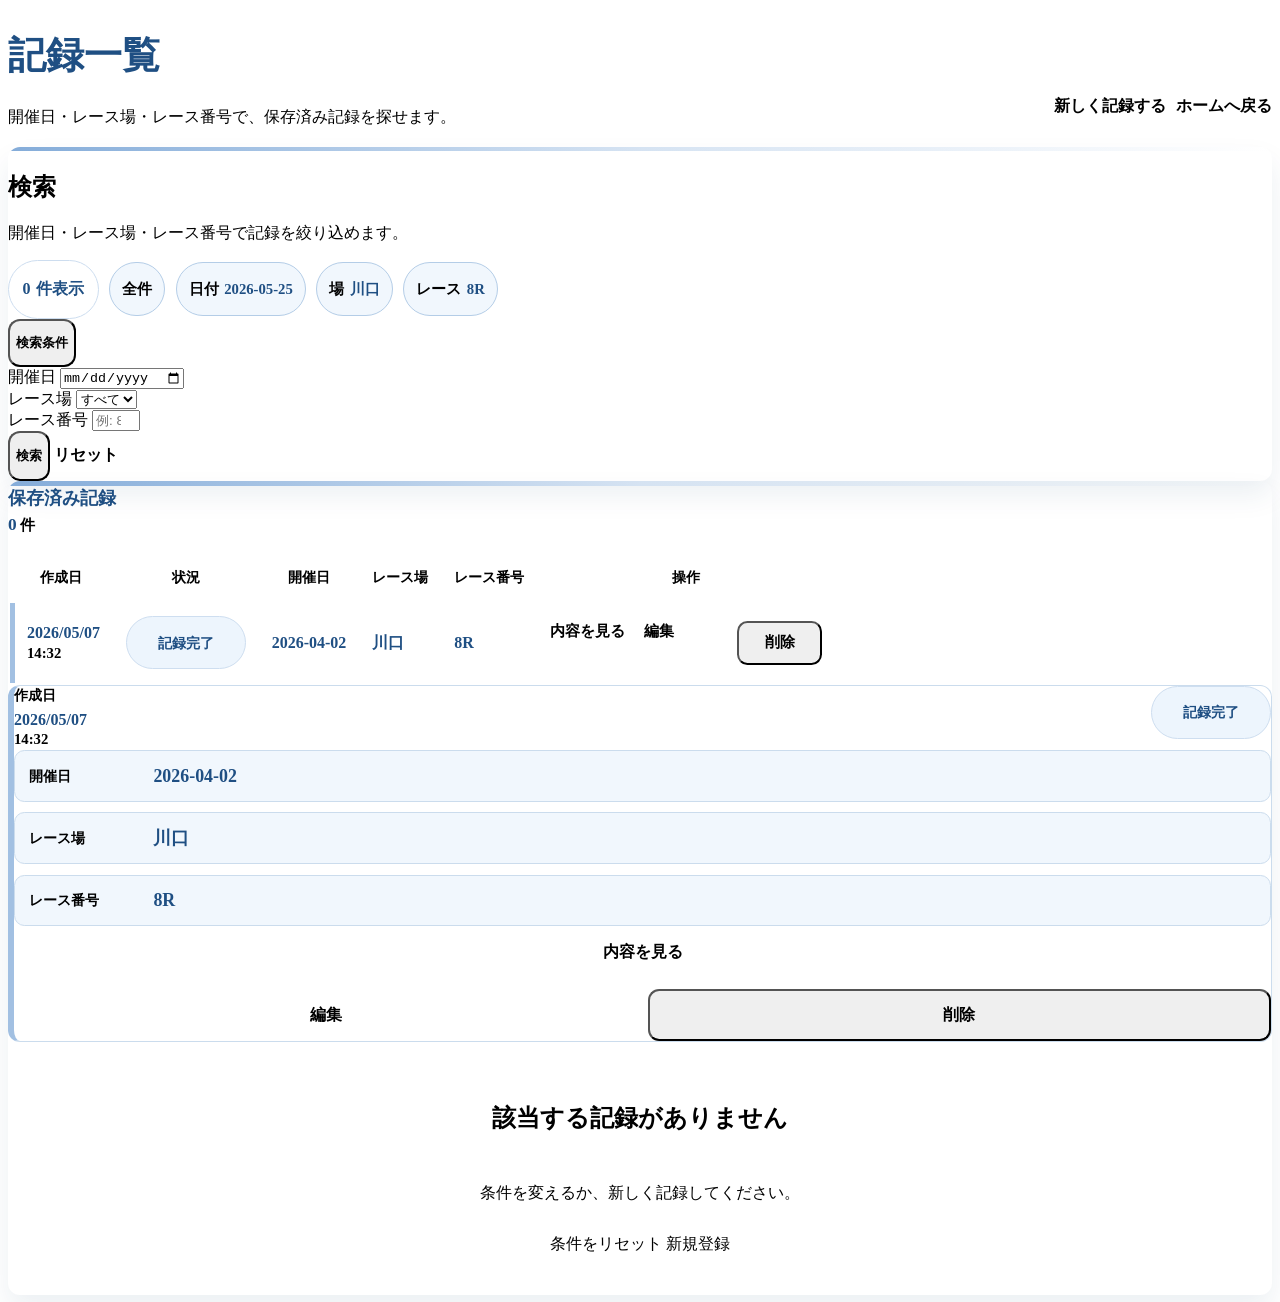
<file: src/main/resources/templates/records/list.html>
<!DOCTYPE html>
<html lang="ja" xmlns:th="http://www.thymeleaf.org">
<head>
    <th:block th:replace="~{layout/base :: commonHead('記録一覧 | オートレース予想補助アプリ')}"></th:block>
    <style>
        body.record-list-page {
            --main-color: #84acd9;
            --accent-color: #1f4f83;
            --border-color: #cbdced;
            --surface-tint: #edf5fd;
            --main-color-text: #ffffff;
            --brand: color-mix(in srgb, var(--main-color) 34%, white);
            --brand-strong: color-mix(in srgb, var(--main-color) 76%, white);
            --btn-on-brand: var(--main-color-text);
            --card: var(--border-color);
            --deep: var(--accent-color);
            --theme-text: var(--accent-color);
            --section-badge-bg: var(--surface-tint);
            --soft-surface: color-mix(in srgb, var(--surface-tint) 78%, white);
        }

        .record-list-hero {
            display: grid;
            gap: 1rem;
        }

        .record-list-title {
            color: var(--theme-text);
            font-size: clamp(1.8rem, 5vw, 2.35rem);
            line-height: 1.2;
        }

        .record-list-lead {
            color: var(--sub);
            font-size: 1rem;
            line-height: 1.7;
        }

        .record-list-actions {
            display: grid;
            grid-template-columns: 1fr;
            gap: 0.65rem;
        }

        .record-list-actions .btn,
        .record-search-actions .btn {
            min-height: 3.15rem;
            border-radius: 0.75rem;
            font-weight: 800;
        }

        body.record-list-page .btn-primary {
            --bs-btn-color: var(--main-color-text);
            --bs-btn-bg: var(--main-color);
            --bs-btn-border-color: color-mix(in srgb, var(--main-color) 82%, var(--accent-color));
            --bs-btn-hover-color: var(--main-color-text);
            --bs-btn-hover-bg: color-mix(in srgb, var(--main-color) 88%, var(--accent-color));
            --bs-btn-hover-border-color: color-mix(in srgb, var(--main-color) 78%, var(--accent-color));
            --bs-btn-active-color: var(--main-color-text);
            --bs-btn-active-bg: color-mix(in srgb, var(--main-color) 82%, var(--accent-color));
            --bs-btn-active-border-color: color-mix(in srgb, var(--main-color) 72%, var(--accent-color));
            --bs-btn-disabled-color: var(--main-color-text);
            --bs-btn-disabled-bg: var(--main-color);
            --bs-btn-disabled-border-color: var(--main-color);
        }

        body.record-list-page .btn-outline-secondary {
            --bs-btn-color: var(--theme-text);
            --bs-btn-border-color: color-mix(in srgb, var(--border-color) 68%, var(--main-color));
            --bs-btn-hover-color: var(--theme-text);
            --bs-btn-hover-bg: var(--surface-tint);
            --bs-btn-hover-border-color: var(--main-color);
            --bs-btn-active-color: var(--main-color-text);
            --bs-btn-active-bg: var(--main-color);
            --bs-btn-active-border-color: var(--main-color);
            --bs-btn-disabled-color: var(--theme-text);
            --bs-btn-disabled-border-color: var(--border-color);
        }

        .record-summary-strip {
            display: flex;
            flex-wrap: wrap;
            align-items: center;
            gap: 0.65rem;
        }

        .record-count-pill,
        .record-filter-chip,
        .record-status-badge,
        .record-data-chip {
            display: inline-flex;
            align-items: center;
            justify-content: center;
            gap: 0.35rem;
            border-radius: 999px;
            font-weight: 800;
            line-height: 1.25;
        }

        .record-count-pill {
            min-height: 2.55rem;
            padding: 0.5rem 0.85rem;
            background: #ffffff;
            border: 1px solid color-mix(in srgb, var(--brand-strong) 54%, white);
            color: var(--deep);
        }

        .record-filter-chip {
            min-height: 2.35rem;
            padding: 0.45rem 0.75rem;
            background: var(--soft-surface);
            border: 1px solid color-mix(in srgb, var(--border-color) 68%, var(--main-color));
            color: var(--sub);
            font-size: 0.92rem;
        }

        .record-filter-chip strong {
            color: var(--theme-text);
        }

        .record-search-panel,
        .record-list-panel {
            background: var(--surface);
            border: 1px solid color-mix(in srgb, var(--border-color) 78%, var(--surface));
            border-radius: 0.75rem;
            box-shadow: 0 0.9rem 1.8rem rgba(18, 61, 106, 0.08);
            overflow: hidden;
        }

        .record-search-panel::before,
        .record-list-panel::before {
            content: "";
            display: block;
            height: 0.28rem;
            background: linear-gradient(90deg, var(--main-color), var(--brand), transparent);
        }

        .record-search-toggle {
            min-height: 3rem;
            border-radius: 0.75rem;
            font-weight: 800;
        }

        .record-search-toggle[aria-expanded="true"] {
            --bs-btn-color: var(--theme-text);
            --bs-btn-bg: var(--surface-tint);
            --bs-btn-border-color: var(--main-color);
        }

        .record-list-panel-header {
            display: flex;
            flex-direction: column;
            gap: 0.3rem;
            margin-bottom: 1rem;
        }

        .record-list-panel-title {
            color: var(--deep);
            font-size: 1.15rem;
            font-weight: 900;
            line-height: 1.35;
            margin: 0;
        }

        .record-list-panel-meta {
            color: var(--sub);
            font-size: 0.95rem;
            font-weight: 800;
            margin: 0;
        }

        .record-list-panel-meta strong {
            color: var(--deep);
            font-size: 1.08rem;
        }

        .record-status-legend {
            display: flex;
            flex-wrap: wrap;
            gap: 0.5rem;
        }

        .record-status-badge {
            min-width: 5.8rem;
            min-height: 2.35rem;
            padding: 0.42rem 0.78rem;
            background: var(--section-badge-bg);
            border: 1px solid color-mix(in srgb, var(--brand-strong) 52%, white);
            color: var(--deep);
            font-size: 0.9rem;
        }

        .record-status-badge.is-draft {
            background: color-mix(in srgb, #f59e0b 18%, white);
            border-color: color-mix(in srgb, #f59e0b 46%, white);
            color: #8a4d00;
        }

        .record-status-badge.is-pending {
            background: color-mix(in srgb, #3b82f6 14%, white);
            border-color: color-mix(in srgb, #3b82f6 36%, white);
            color: #1d4d82;
        }

        .record-created-date,
        .record-list-value {
            color: var(--deep);
            font-weight: 900;
            line-height: 1.35;
        }

        .record-created-time,
        .record-list-muted {
            color: var(--sub);
            font-size: 0.92rem;
            font-weight: 800;
            line-height: 1.35;
        }

        .record-table {
            --bs-table-hover-bg: color-mix(in srgb, var(--soft-surface) 75%, white);
        }

        .record-table th {
            color: var(--sub);
            font-size: 0.9rem;
            white-space: nowrap;
        }

        .record-table th,
        .record-table td {
            padding: 0.85rem 0.75rem;
        }

        .record-table td {
            vertical-align: middle;
        }

        .record-row,
        .record-mobile-card {
            --record-accent: var(--brand-strong);
        }

        .record-row td:first-child {
            border-left: 0.32rem solid var(--record-accent);
        }

        .record-race-title {
            display: flex;
            flex-wrap: wrap;
            align-items: baseline;
            gap: 0.45rem;
            color: var(--deep);
            font-weight: 900;
        }

        .record-race-number {
            color: var(--theme-text);
            font-size: 1.02rem;
        }

        .record-race-date {
            color: var(--sub);
            font-size: 0.9rem;
            font-weight: 700;
            margin-top: 0.25rem;
        }

        .record-data-chip {
            min-height: 2.1rem;
            padding: 0.36rem 0.65rem;
            background: var(--soft-surface);
            border: 1px solid var(--card);
            color: var(--deep);
            font-size: 0.88rem;
            white-space: nowrap;
        }

        .record-data-chip.is-muted {
            color: var(--sub);
            background: #ffffff;
        }

        .record-chip-stack {
            display: flex;
            flex-wrap: wrap;
            gap: 0.45rem;
        }

        .record-action-group {
            display: grid;
            grid-template-columns: repeat(3, minmax(5.2rem, 1fr));
            gap: 0.5rem;
            min-width: 17rem;
        }

        .record-action-group form {
            display: grid;
        }

        .record-action-group .btn,
        .record-action-group button {
            min-height: 2.75rem;
            width: 100%;
            border-radius: 0.65rem;
            font-size: 0.95rem;
            font-weight: 800;
            white-space: nowrap;
        }

        .record-mobile-card {
            border: 1px solid var(--card);
            border-left: 0.4rem solid var(--record-accent);
            border-radius: 0.75rem;
            background: #ffffff;
        }

        .record-mobile-head {
            display: flex;
            align-items: flex-start;
            justify-content: space-between;
            gap: 0.75rem;
        }

        .record-mobile-title {
            color: var(--deep);
            font-size: 1.35rem;
            font-weight: 900;
            line-height: 1.25;
            overflow-wrap: anywhere;
        }

        .record-mobile-summary {
            display: grid;
            grid-template-columns: 1fr;
            gap: 0.65rem;
        }

        .record-mobile-field {
            display: grid;
            grid-template-columns: minmax(5.25rem, 7rem) minmax(0, 1fr);
            align-items: center;
            gap: 0.75rem;
            border: 1px solid var(--card);
            border-radius: 0.65rem;
            background: var(--soft-surface);
            padding: 0.8rem 0.9rem;
        }

        .record-mobile-label {
            color: var(--sub);
            font-size: 0.88rem;
            font-weight: 800;
            margin-bottom: 0;
        }

        .record-mobile-head .record-mobile-label {
            margin-bottom: 0.25rem;
        }

        .record-mobile-value {
            color: var(--deep);
            font-size: 1.12rem;
            font-weight: 900;
            line-height: 1.35;
            overflow-wrap: anywhere;
        }

        .record-mobile-value.is-muted {
            color: var(--sub);
        }

        .record-mobile-date {
            color: var(--sub);
            font-size: 0.92rem;
            font-weight: 800;
            margin-bottom: 0.2rem;
        }

        .record-mobile-actions {
            display: grid;
            grid-template-columns: repeat(2, minmax(0, 1fr));
            gap: 0.65rem;
        }

        .record-mobile-actions form {
            display: grid;
        }

        .record-mobile-action-btn {
            display: inline-flex;
            align-items: center;
            justify-content: center;
            min-height: 3.25rem;
            width: 100%;
            border-radius: 0.7rem;
            font-size: 1.02rem;
            font-weight: 900;
        }

        .record-mobile-action-btn.is-primary {
            grid-column: 1 / -1;
        }

        .record-empty-state {
            display: grid;
            place-items: center;
            gap: 0.85rem;
            padding: 2.5rem 1rem;
            text-align: center;
        }

        .record-empty-state p {
            color: var(--sub);
            max-width: 34rem;
        }

        @media (min-width: 576px) {
            .record-list-actions {
                grid-template-columns: repeat(2, minmax(0, auto));
                justify-content: start;
            }
        }

        @media (min-width: 992px) {
            .record-list-hero {
                grid-template-columns: minmax(0, 1fr) auto;
                align-items: end;
            }

            .record-list-actions {
                justify-content: end;
            }
        }

        @media (max-width: 575.98px) {
            .record-search-panel,
            .record-list-panel,
            .record-mobile-card {
                border-radius: 0.75rem;
            }

            .record-mobile-head {
                display: grid;
                grid-template-columns: 1fr;
            }

            .record-status-badge {
                justify-self: start;
            }

            .record-data-chip {
                white-space: normal;
                justify-content: flex-start;
            }
        }

        @media (max-width: 379.98px) {
            .record-mobile-actions {
                grid-template-columns: 1fr;
            }
        }
    </style>
</head>
<body class="record-list-page"
      th:classappend="${selectedVenue == '川口'} ? ' theme-kawaguchi' : (${selectedVenue == '伊勢崎'} ? ' theme-isesaki' : (${selectedVenue == '浜松'} ? ' theme-hamamatsu' : (${selectedVenue == '飯塚'} ? ' theme-iizuka' : (${selectedVenue == '山陽'} ? ' theme-sanyo' : ''))))">
    <div class="app-shell d-flex flex-column">
    <div th:replace="~{layout/header :: siteHeader}"></div>
    <main class="container py-4 py-md-5 flex-grow-1">
        <div class="record-list-hero mb-4">
            <div>
                <h1 class="record-list-title fw-bold mb-2">記録一覧</h1>
                <p class="record-list-lead mb-0">開催日・レース場・レース番号で、保存済み記録を探せます。</p>
            </div>
            <div class="record-list-actions">
                <a th:href="@{/records/new}" class="btn btn-primary btn-lg px-4">新しく記録する</a>
                <a th:href="@{/}" class="btn btn-outline-secondary btn-lg px-4">ホームへ戻る</a>
            </div>
        </div>

        <section class="record-search-panel mb-4">
            <div class="p-3 p-md-4">
                <div class="d-flex flex-column flex-md-row justify-content-between align-items-md-center gap-3 mb-3">
                    <div>
                        <h2 class="h5 fw-bold mb-2">検索</h2>
                        <p class="text-secondary mb-2">開催日・レース場・レース番号で記録を絞り込めます。</p>
                        <div class="record-summary-strip">
                            <span class="record-count-pill">
                                <strong th:text="${#lists.size(records)}">0</strong>
                                <span>件表示</span>
                            </span>
                            <span class="record-filter-chip"
                                  th:if="${#strings.isEmpty(selectedRaceDate) and #strings.isEmpty(selectedVenue) and #strings.isEmpty(selectedRaceNumber)}">全件</span>
                            <span class="record-filter-chip" th:if="${!#strings.isEmpty(selectedRaceDate)}">
                                <span>日付</span>
                                <strong th:text="${selectedRaceDate}">2026-05-25</strong>
                            </span>
                            <span class="record-filter-chip" th:if="${!#strings.isEmpty(selectedVenue)}">
                                <span>場</span>
                                <strong th:text="${selectedVenue}">川口</strong>
                            </span>
                            <span class="record-filter-chip" th:if="${!#strings.isEmpty(selectedRaceNumber)}">
                                <span>レース</span>
                                <strong th:text="${selectedRaceNumber + 'R'}">8R</strong>
                            </span>
                        </div>
                    </div>
                    <button class="btn btn-outline-secondary record-search-toggle d-md-none"
                            type="button"
                            data-bs-toggle="collapse"
                            data-bs-target="#recordSearchCollapse"
                            aria-expanded="false"
                            aria-controls="recordSearchCollapse">
                        検索条件
                    </button>
                </div>

                <div id="recordSearchCollapse"
                     class="collapse d-md-block"
                     th:classappend="${!#strings.isEmpty(selectedRaceDate) or !#strings.isEmpty(selectedVenue) or !#strings.isEmpty(selectedRaceNumber)} ? ' show' : ''">
                    <form method="get" th:action="@{/records}">
                        <div class="row g-3 align-items-end">
                            <div class="col-md-4">
                                <label for="raceDate" class="form-label fw-semibold">開催日</label>
                                <input type="date" id="raceDate" name="raceDate" class="form-control form-control-lg" th:value="${selectedRaceDate}">
                            </div>

                            <div class="col-md-4">
                                <label for="venue" class="form-label fw-semibold">レース場</label>
                                <select id="venue" name="venue" class="form-select form-select-lg">
                                    <option value="">すべて</option>
                                    <option value="川口" th:selected="${selectedVenue == '川口'}">川口</option>
                                    <option value="伊勢崎" th:selected="${selectedVenue == '伊勢崎'}">伊勢崎</option>
                                    <option value="浜松" th:selected="${selectedVenue == '浜松'}">浜松</option>
                                    <option value="飯塚" th:selected="${selectedVenue == '飯塚'}">飯塚</option>
                                    <option value="山陽" th:selected="${selectedVenue == '山陽'}">山陽</option>
                                </select>
                            </div>

                            <div class="col-md-4">
                                <label for="raceNumber" class="form-label fw-semibold">レース番号</label>
                                <input type="number" id="raceNumber" name="raceNumber" class="form-control form-control-lg" min="1" max="12" inputmode="numeric" placeholder="例: 8" th:value="${selectedRaceNumber}">
                            </div>

                            <div class="col-12 record-search-actions d-grid d-sm-flex gap-2 mt-2">
                                <button type="submit" class="btn btn-primary btn-lg px-4">検索</button>
                                <a th:href="@{/records}" class="btn btn-outline-secondary btn-lg px-4">リセット</a>
                            </div>
                        </div>
                    </form>
                </div>
            </div>
        </section>

        <section class="record-list-panel">
            <div class="p-3 p-md-4">
                <div class="record-list-panel-header" th:unless="${#lists.isEmpty(records)}">
                    <h2 class="record-list-panel-title">保存済み記録</h2>
                    <p class="record-list-panel-meta">
                        <strong th:text="${#lists.size(records)}">0</strong>
                        <span>件</span>
                    </p>
                </div>

                <div class="d-none d-md-block" th:unless="${#lists.isEmpty(records)}">
                    <div class="table-responsive">
                        <table class="table table-hover align-middle record-table mb-0">
                            <thead class="table-light">
                                <tr>
                                    <th scope="col">作成日</th>
                                    <th scope="col">状況</th>
                                    <th scope="col">開催日</th>
                                    <th scope="col">レース場</th>
                                    <th scope="col">レース番号</th>
                                    <th scope="col">操作</th>
                                </tr>
                            </thead>
                            <tbody>
                                <tr th:each="record : ${records}"
                                    class="record-row"
                                    th:classappend="${record.venue == '川口'} ? ' venue-kawaguchi' : (${record.venue == '伊勢崎'} ? ' venue-isesaki' : (${record.venue == '浜松'} ? ' venue-hamamatsu' : (${record.venue == '飯塚'} ? ' venue-iizuka' : (${record.venue == '山陽'} ? ' venue-sanyo' : ''))))"
                                    th:with="statusLabel=${(#strings.isEmpty(record.raceDate) or #strings.isEmpty(record.venue) or record.raceNumber == null) ? '途中入力' : (#strings.isEmpty(record.raceResult) ? '結果未入力' : '記録完了')}">
                                    <td>
                                        <div class="record-created-date" th:text="${#strings.isEmpty(record.createdDateDisplay) ? '未記録' : record.createdDateDisplay}">2026/05/07</div>
                                        <div class="record-created-time" th:if="${!#strings.isEmpty(record.createdTimeDisplay)}" th:text="${record.createdTimeDisplay}">14:32</div>
                                    </td>
                                    <td>
                                        <span class="record-status-badge"
                                              th:classappend="${statusLabel == '途中入力'} ? ' is-draft' : (${statusLabel == '結果未入力'} ? ' is-pending' : '')"
                                              th:text="${statusLabel}">記録完了</span>
                                    </td>
                                    <td>
                                        <div class="record-list-value" th:text="${#strings.isEmpty(record.raceDate) ? '未入力' : record.raceDate}">2026-04-02</div>
                                    </td>
                                    <td>
                                        <div class="record-list-value" th:text="${#strings.isEmpty(record.venue) ? '未入力' : record.venue}">川口</div>
                                    </td>
                                    <td>
                                        <div class="record-list-value" th:text="${record.raceNumber != null ? record.raceNumber + 'R' : '未入力'}">8R</div>
                                    </td>
                                    <td>
                                        <div class="record-action-group">
                                            <a th:href="@{/records/{id}(id=${record.id})}" class="btn btn-primary btn-sm">内容を見る</a>
                                            <a th:href="@{/records/{id}/edit(id=${record.id})}" class="btn btn-outline-secondary btn-sm">編集</a>
                                            <form th:action="@{/records/{id}/delete(id=${record.id})}" method="post" onsubmit="return window.confirm('この保存済み記録を削除しますか？');">
                                                <button type="submit" class="btn btn-outline-danger btn-sm">削除</button>
                                            </form>
                                        </div>
                                    </td>
                                </tr>
                            </tbody>
                        </table>
                    </div>
                </div>

                <div class="d-grid gap-3 d-md-none" th:unless="${#lists.isEmpty(records)}">
                    <article th:each="record : ${records}"
                             class="record-mobile-card p-3 shadow-sm"
                             th:classappend="${record.venue == '川口'} ? ' venue-kawaguchi' : (${record.venue == '伊勢崎'} ? ' venue-isesaki' : (${record.venue == '浜松'} ? ' venue-hamamatsu' : (${record.venue == '飯塚'} ? ' venue-iizuka' : (${record.venue == '山陽'} ? ' venue-sanyo' : ''))))"
                             th:with="statusLabel=${(#strings.isEmpty(record.raceDate) or #strings.isEmpty(record.venue) or record.raceNumber == null) ? '途中入力' : (#strings.isEmpty(record.raceResult) ? '結果未入力' : '記録完了')}">
                        <div class="record-mobile-head mb-3">
                            <div>
                                <div class="record-mobile-label">作成日</div>
                                <div class="record-created-date" th:text="${#strings.isEmpty(record.createdDateDisplay) ? '未記録' : record.createdDateDisplay}">2026/05/07</div>
                                <div class="record-created-time" th:if="${!#strings.isEmpty(record.createdTimeDisplay)}" th:text="${record.createdTimeDisplay}">14:32</div>
                            </div>
                            <span class="record-status-badge"
                                  th:classappend="${statusLabel == '途中入力'} ? ' is-draft' : (${statusLabel == '結果未入力'} ? ' is-pending' : '')"
                                  th:text="${statusLabel}">記録完了</span>
                        </div>

                        <div class="record-mobile-summary mb-3">
                            <div class="record-mobile-field">
                                <div class="record-mobile-label">開催日</div>
                                <div class="record-mobile-value" th:classappend="${#strings.isEmpty(record.raceDate)} ? ' is-muted' : ''" th:text="${#strings.isEmpty(record.raceDate) ? '未入力' : record.raceDate}">2026-04-02</div>
                            </div>
                            <div class="record-mobile-field">
                                <div class="record-mobile-label">レース場</div>
                                <div class="record-mobile-value" th:classappend="${#strings.isEmpty(record.venue)} ? ' is-muted' : ''" th:text="${#strings.isEmpty(record.venue) ? '未入力' : record.venue}">川口</div>
                            </div>
                            <div class="record-mobile-field">
                                <div class="record-mobile-label">レース番号</div>
                                <div class="record-mobile-value" th:classappend="${record.raceNumber == null} ? ' is-muted' : ''" th:text="${record.raceNumber != null ? record.raceNumber + 'R' : '未入力'}">8R</div>
                            </div>
                        </div>

                        <div class="record-mobile-actions">
                            <a th:href="@{/records/{id}(id=${record.id})}" class="btn btn-primary record-mobile-action-btn is-primary">内容を見る</a>
                            <a th:href="@{/records/{id}/edit(id=${record.id})}" class="btn btn-outline-secondary record-mobile-action-btn">編集</a>
                            <form th:action="@{/records/{id}/delete(id=${record.id})}" method="post" onsubmit="return window.confirm('この保存済み記録を削除しますか？');">
                                <button type="submit" class="btn btn-outline-danger record-mobile-action-btn">削除</button>
                            </form>
                        </div>
                    </article>
                </div>

                <div th:if="${#lists.isEmpty(records)}" class="record-empty-state">
                    <h2 class="h4 fw-bold mb-0">該当する記録がありません</h2>
                    <p class="mb-2">条件を変えるか、新しく記録してください。</p>
                    <div class="d-grid d-sm-flex gap-2">
                        <a th:href="@{/records}" class="btn btn-outline-secondary btn-lg px-4">条件をリセット</a>
                        <a th:href="@{/records/new(raceDate=${selectedRaceDate},venue=${selectedVenue},raceNumber=${selectedRaceNumber})}" class="btn btn-primary btn-lg px-4">新規登録</a>
                    </div>
                </div>
            </div>
        </section>
    </main>
    <div th:replace="~{layout/footer :: siteFooter}"></div>
    <div th:replace="~{layout/floating-timer :: floatingTimer}"></div>
    <div th:replace="~{layout/floating-memo :: floatingMemo}"></div>
    </div>
    <th:block th:replace="~{layout/base :: commonScripts}"></th:block>
</body>
</html>
</file>
